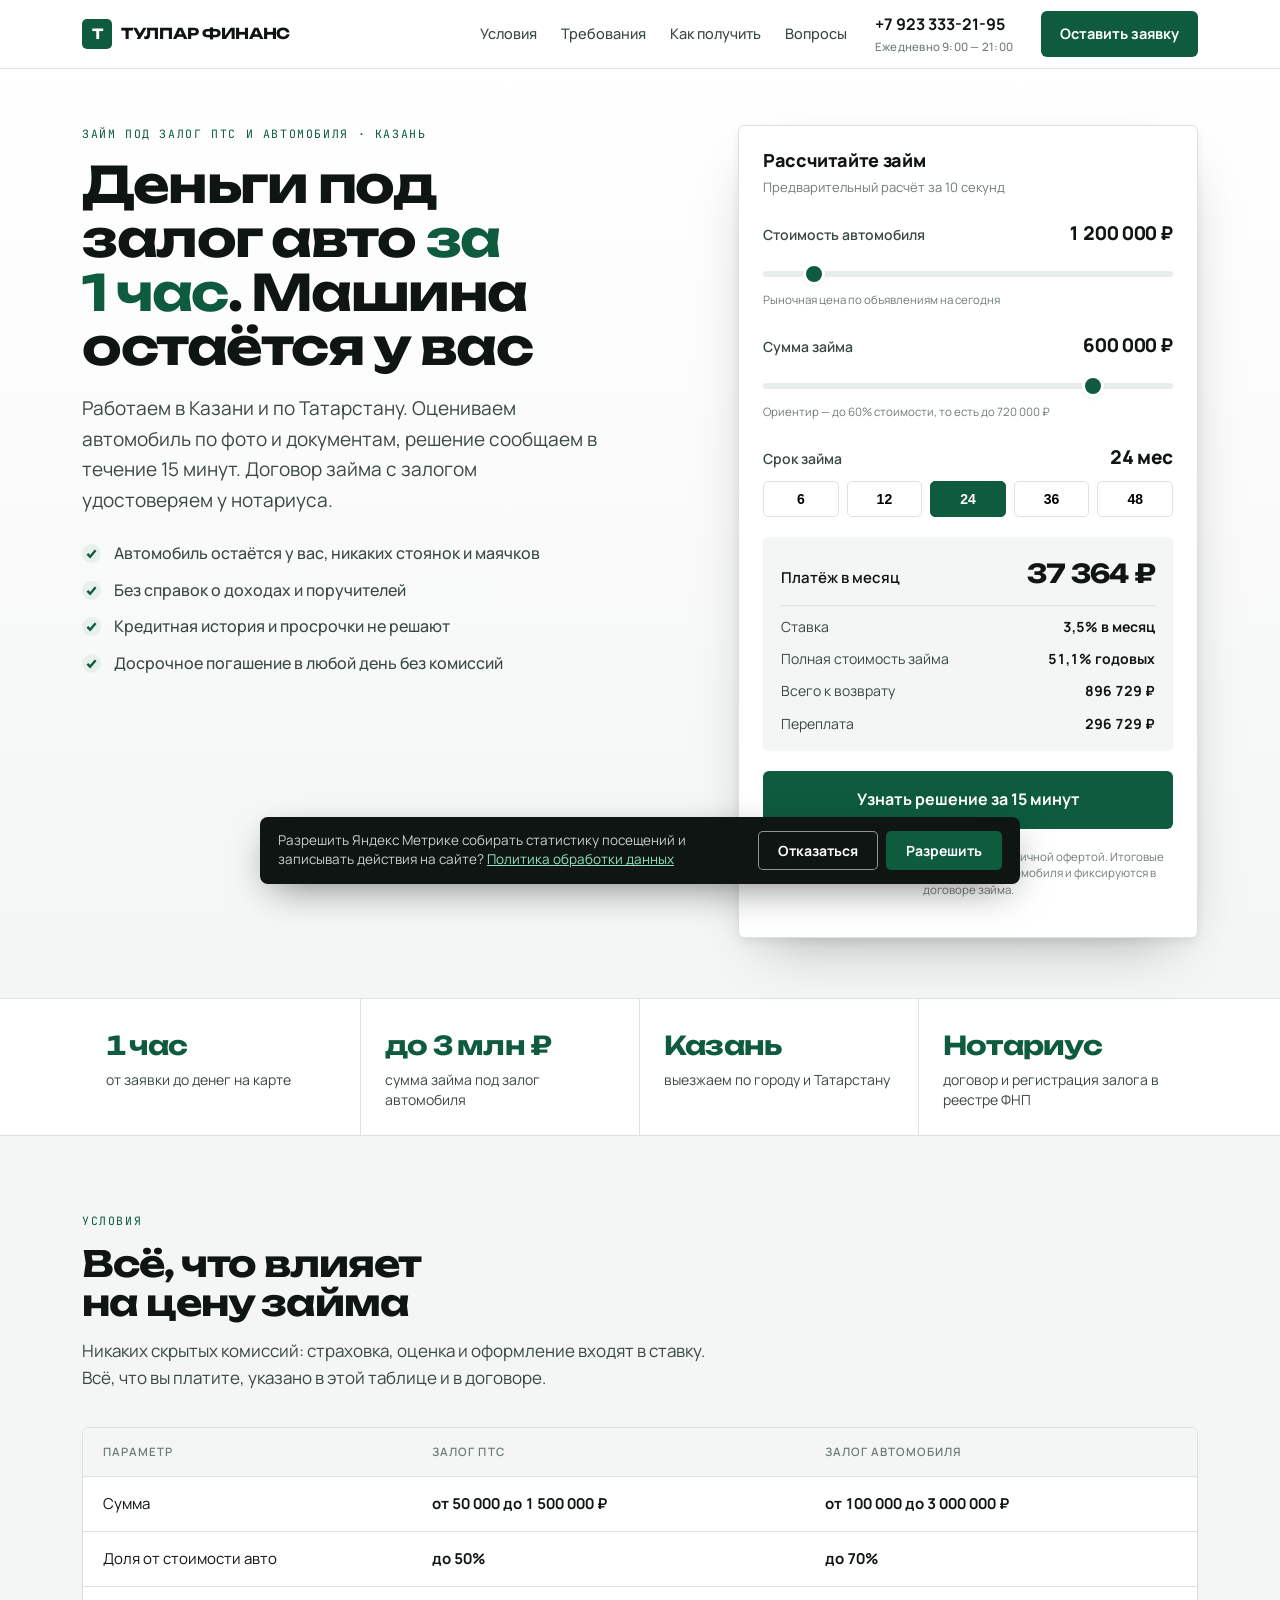
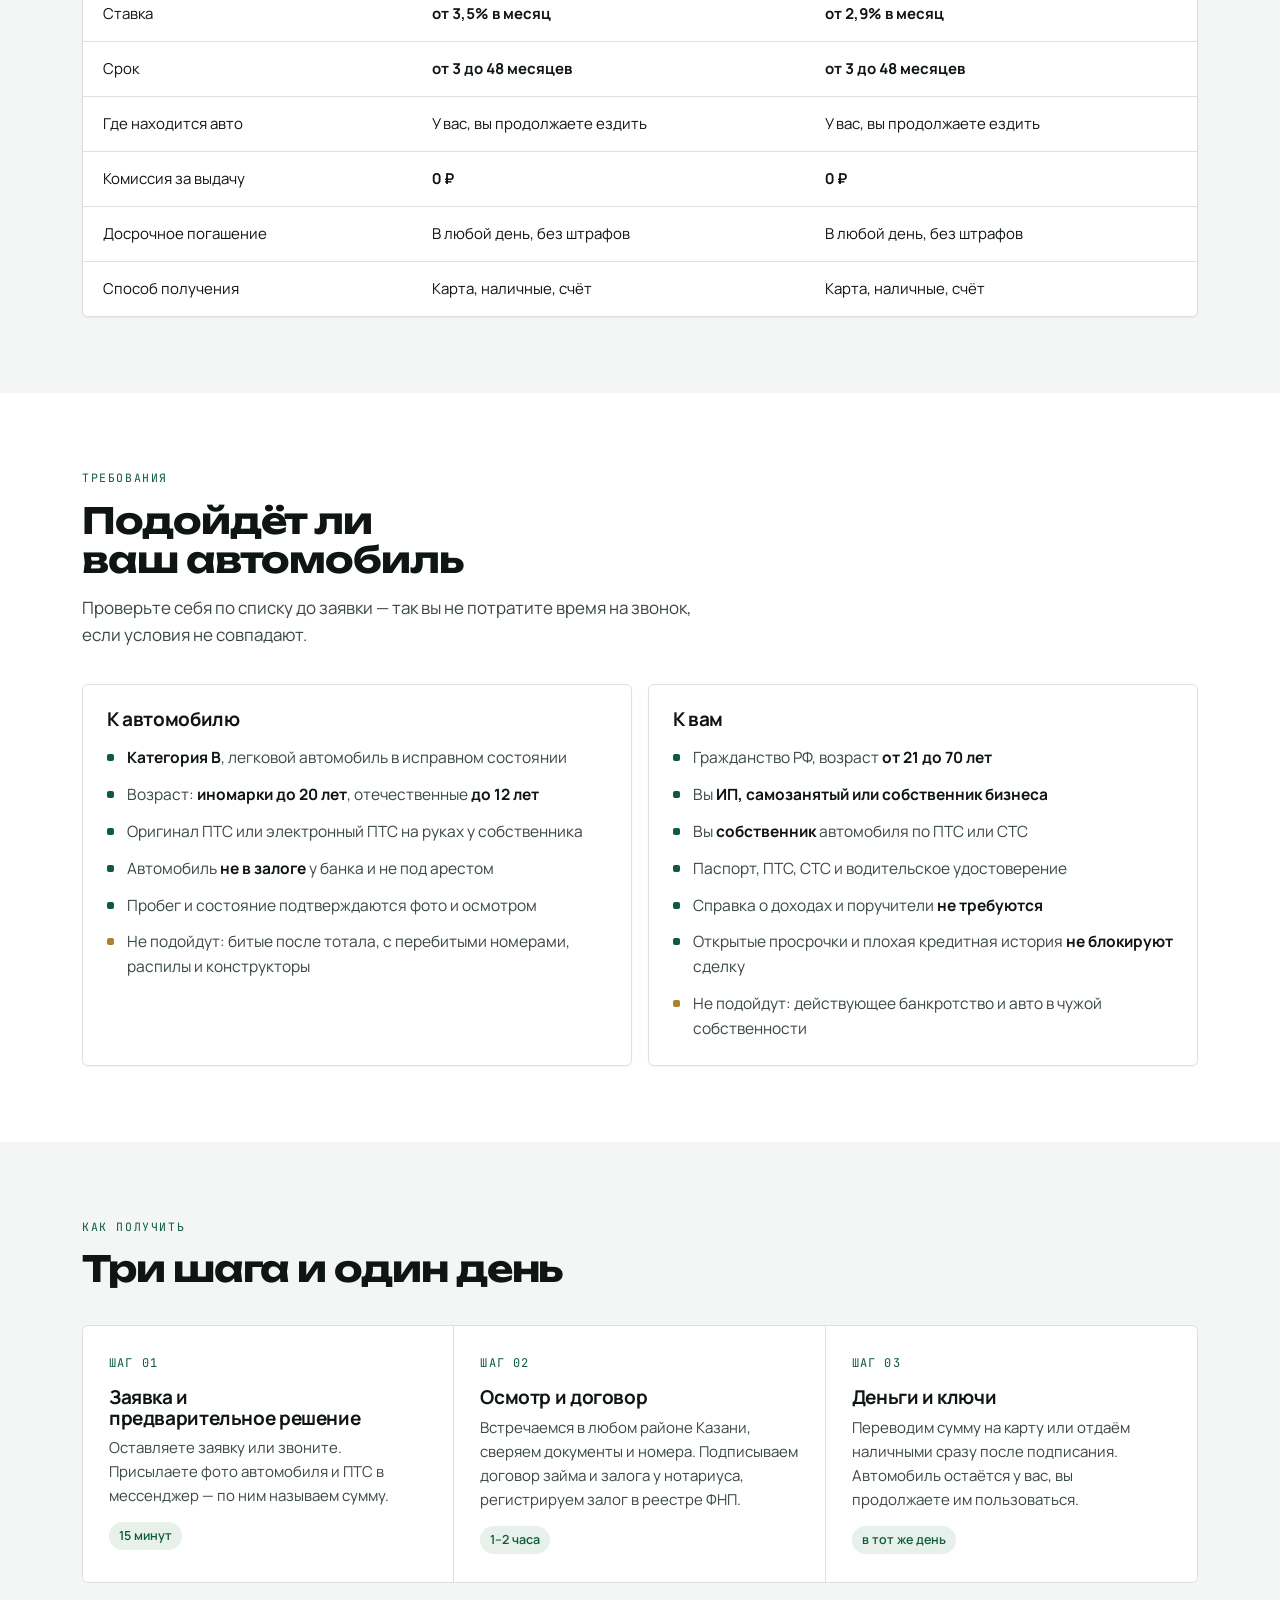
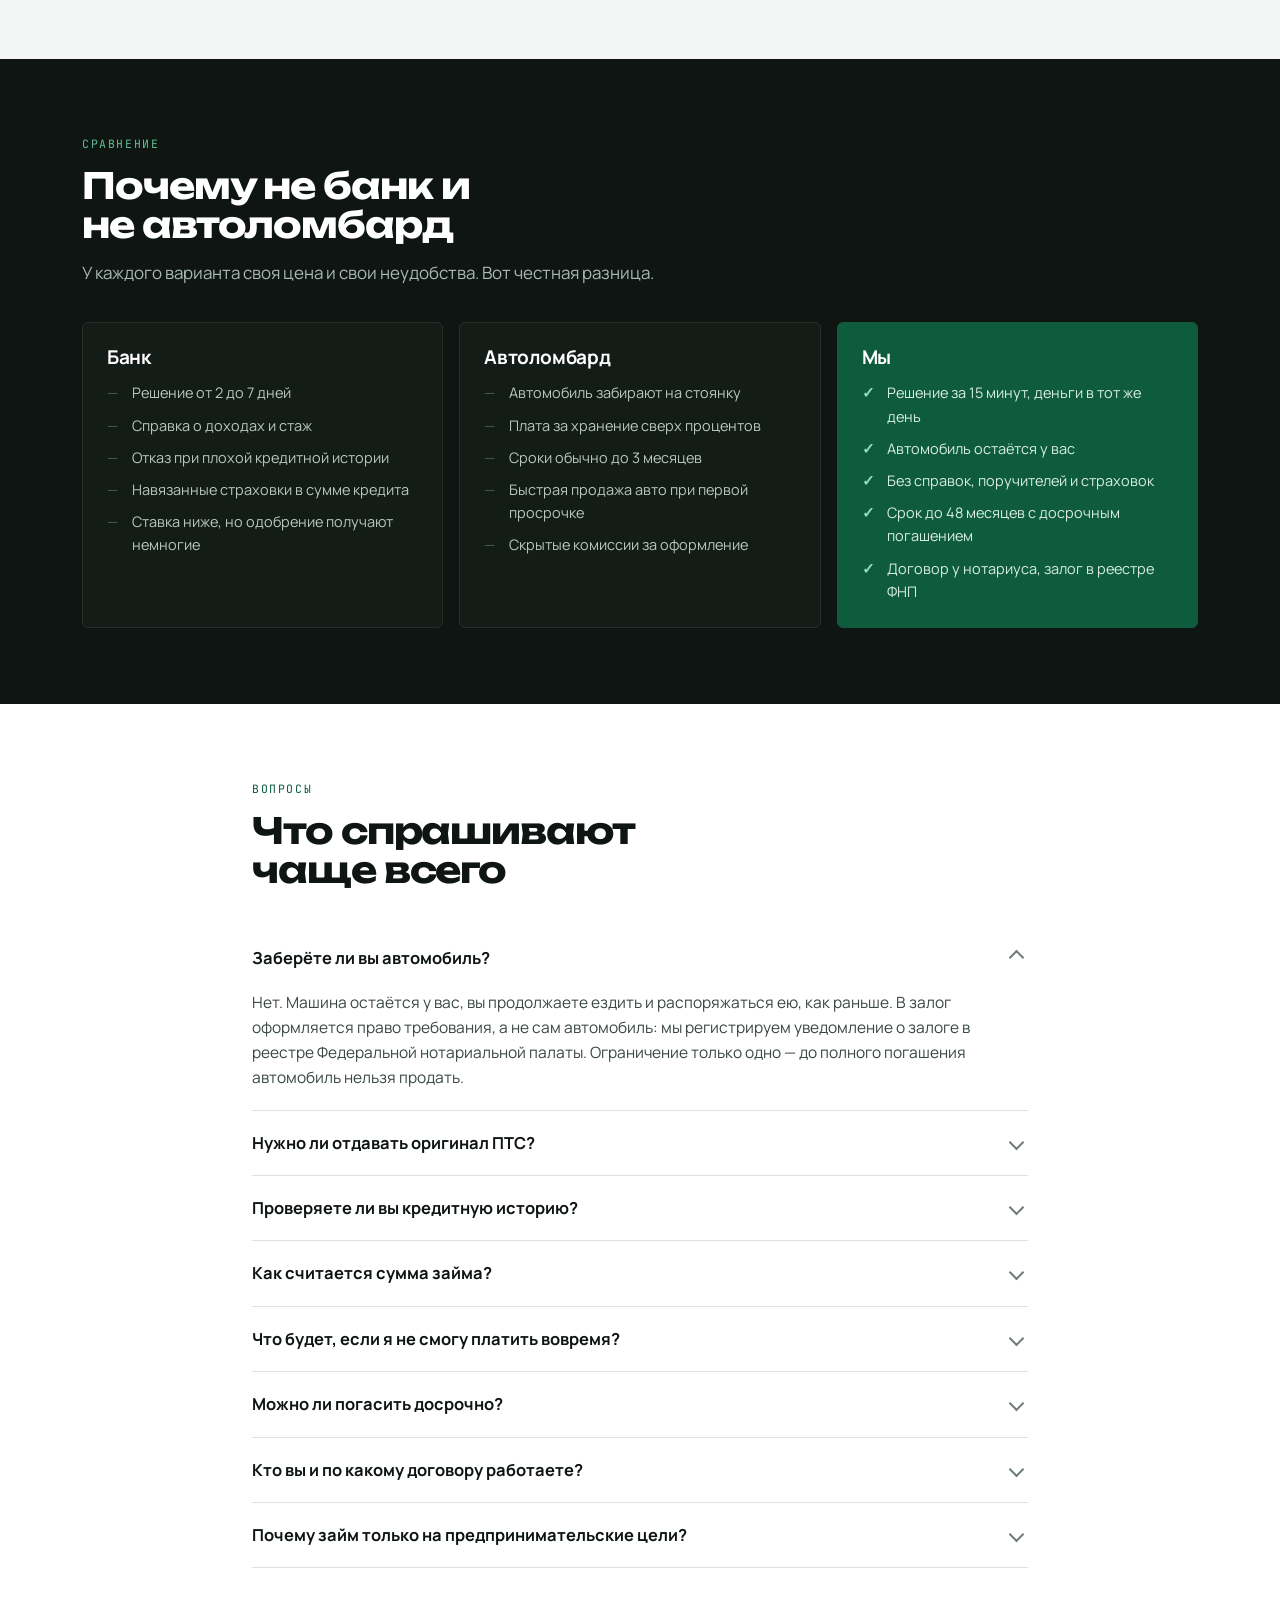
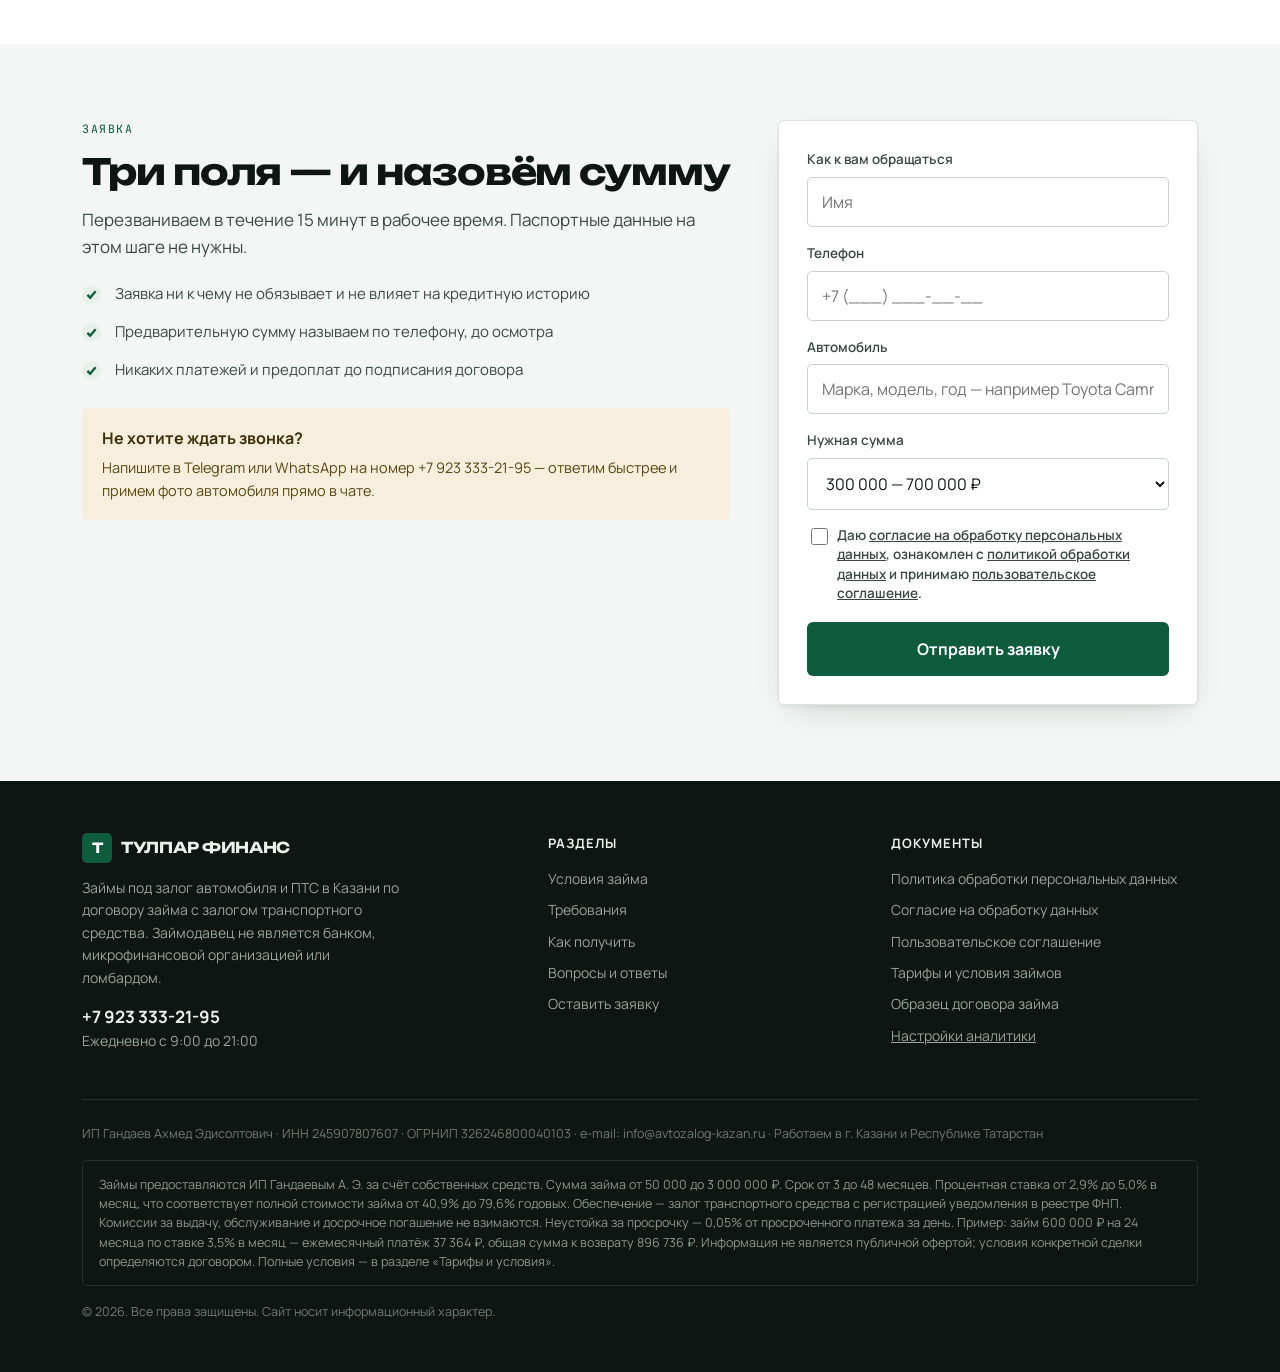
<file: index.html>
<!DOCTYPE html>
<html lang="ru">
<head>
<!-- Timeweb: эта страница публикуется из ветки production. -->
<meta charset="utf-8">
<meta name="viewport" content="width=device-width, initial-scale=1">
<title>Займ под залог авто и ПТС в Казани — деньги за 1 час | Тулпар Финанс</title>
<meta name="description" content="Займ под залог автомобиля и ПТС в Казани до 3 000 000 ₽ за 1 час. Машина остаётся у вас, без справок и поручителей, договор у нотариуса, залог в реестре ФНП.">
<meta property="og:title" content="Займ под залог авто и ПТС в Казани — деньги за 1 час">
<meta property="og:description" content="До 3 000 000 ₽ за час под залог автомобиля. Машина остаётся у вас. Договор у нотариуса, залог в реестре ФНП.">
<meta property="og:type" content="website">
<meta property="og:locale" content="ru_RU">
<meta property="og:url" content="https://avtozalog-kazan.ru/">
<link rel="canonical" href="https://avtozalog-kazan.ru/">
<link rel="icon" href="/favicon.ico" sizes="32x32">
<link rel="icon" href="/favicon.svg" type="image/svg+xml">
<link rel="apple-touch-icon" href="/apple-touch-icon.png">
<meta name="theme-color" content="#0E5B3E">
<meta property="og:site_name" content="Тулпар Финанс">
<meta property="og:image" content="https://avtozalog-kazan.ru/og.png">
<meta property="og:image:width" content="1200">
<meta property="og:image:height" content="630">
<meta property="og:image:alt" content="Займ под залог авто в Казани за 1 час">
<meta name="twitter:card" content="summary_large_image">
<link rel="preconnect" href="https://fonts.googleapis.com">
<link rel="preconnect" href="https://fonts.gstatic.com" crossorigin>
<link rel="stylesheet" href="https://fonts.googleapis.com/css2?family=Unbounded:wght@600;700&family=Manrope:wght@400;500;600;700;800&family=JetBrains+Mono:wght@400;500&display=swap">

<style>
:root{
  --white:#FFFFFF;
  --paper:#F3F6F4;
  --paper-2:#E8EDEA;
  --ink:#0E1512;
  --ink-2:#3A4842;
  --muted:#6F7C76;
  --line:#DCE3DF;
  --line-2:#C8D2CD;
  --green:#0E5B3E;
  --green-hi:#12764F;
  --green-wash:#E7F0EB;
  --brass:#A9832E;
  --brass-wash:#F6EFDD;
  --radius:6px;
  --shadow-s:0 1px 2px rgba(14,21,18,.06);
  --shadow-m:0 2px 4px rgba(14,21,18,.05),0 12px 32px -16px rgba(14,21,18,.25);
  --shadow-l:0 4px 8px rgba(14,21,18,.06),0 24px 60px -28px rgba(14,21,18,.4);
}
*{box-sizing:border-box}
html{scroll-behavior:smooth}
body{
  margin:0;background:var(--white);color:var(--ink);
  font-family:"Manrope",-apple-system,"Segoe UI",Roboto,sans-serif;
  font-size:17px;line-height:1.6;-webkit-font-smoothing:antialiased;
}
h1,h2,h3{font-family:"Unbounded","Manrope",sans-serif;font-weight:700;letter-spacing:-.03em;line-height:1.08;margin:0;text-wrap:balance}
h1{font-size:clamp(30px,4.6vw,50px)}
h2{font-size:clamp(24px,3.2vw,36px)}
h3{font-size:19px;letter-spacing:-.02em;font-family:"Manrope",sans-serif;font-weight:700}
p{margin:0 0 14px}
a{color:inherit}
img{max-width:100%}
.wrap{max-width:1160px;margin:0 auto;padding:0 22px}
.num{font-variant-numeric:tabular-nums}
.eyebrow{
  font-family:"JetBrains Mono",monospace;font-size:11.5px;letter-spacing:.14em;
  text-transform:uppercase;color:var(--green);display:block;margin-bottom:14px;
}
.btn{
  display:inline-flex;align-items:center;justify-content:center;gap:8px;
  font-family:"Manrope",sans-serif;font-weight:700;font-size:16px;
  padding:15px 26px;border-radius:var(--radius);border:1px solid transparent;
  cursor:pointer;text-decoration:none;transition:background .16s,transform .12s,border-color .16s;
}
.btn-primary{background:var(--green);color:#fff}
.btn-primary:hover{background:var(--green-hi)}
.btn-primary:active{transform:translateY(1px)}
.btn-ghost{background:transparent;color:var(--ink);border-color:var(--line-2)}
.btn-ghost:hover{border-color:var(--ink);background:var(--paper)}
.btn-sm{padding:10px 18px;font-size:14.5px}
:focus-visible{outline:2px solid var(--green);outline-offset:3px;border-radius:3px}

/* ---------- header ---------- */
header{
  position:sticky;top:0;z-index:50;background:rgba(255,255,255,.92);
  backdrop-filter:blur(10px);border-bottom:1px solid var(--line);
}
.nav{display:flex;align-items:center;gap:28px;height:68px}
.logo{display:flex;align-items:center;gap:9px;margin-right:auto;text-decoration:none}
.logo-mark{
  width:30px;height:30px;border-radius:5px;background:var(--green);
  display:grid;place-items:center;color:#fff;font-family:"Unbounded",sans-serif;
  font-size:14px;font-weight:700;
}
.logo-text{font-family:"Unbounded",sans-serif;font-size:15px;font-weight:700;letter-spacing:-.02em}
.nav-links{display:flex;gap:24px;font-size:14.5px;font-weight:500;color:var(--ink-2)}
.nav-links a{text-decoration:none}
.nav-links a:hover{color:var(--green)}
.nav-phone{font-weight:700;font-size:16px;text-decoration:none;white-space:nowrap}
.nav-phone small{display:block;font-weight:500;font-size:11.5px;color:var(--muted);letter-spacing:.02em}

/* ---------- hero ---------- */
.hero{padding:56px 0 60px;background:linear-gradient(180deg,var(--white) 0%,var(--paper) 100%)}
.hero-grid{display:grid;grid-template-columns:1fr 460px;gap:56px;align-items:start}
.hero h1{margin-bottom:20px}
.hero h1 em{font-style:normal;color:var(--green)}
.hero-lede{font-size:19px;color:var(--ink-2);max-width:520px;margin-bottom:26px}
.hero-points{list-style:none;padding:0;margin:0 0 30px;display:flex;flex-direction:column;gap:11px}
.hero-points li{display:grid;grid-template-columns:22px 1fr;gap:10px;font-size:16px;font-weight:500;color:var(--ink-2)}
.check{
  width:19px;height:19px;border-radius:50%;background:var(--green-wash);
  display:grid;place-items:center;margin-top:3px;
}
.check svg{width:11px;height:11px;stroke:var(--green);stroke-width:2.6;fill:none}
.hero-note{
  font-size:13.5px;color:var(--muted);border-left:2px solid var(--line-2);
  padding-left:14px;max-width:480px;
}

/* ---------- calculator ---------- */
.calc{
  background:var(--white);border:1px solid var(--line);border-radius:var(--radius);
  box-shadow:var(--shadow-l);overflow:hidden;
}
.calc-head{padding:20px 24px 0}
.calc-title{font-family:"Manrope",sans-serif;font-weight:800;font-size:18px;letter-spacing:-.02em}
.calc-sub{font-size:13px;color:var(--muted);margin:2px 0 0}
.calc-body{padding:20px 24px 24px;display:flex;flex-direction:column;gap:20px}
.field-top{display:flex;justify-content:space-between;align-items:baseline;margin-bottom:9px}
.field-label{font-size:14px;font-weight:600;color:var(--ink-2)}
.field-val{font-family:"Manrope",sans-serif;font-weight:800;font-size:19px;letter-spacing:-.02em}
.field-hint{font-size:11.5px;color:var(--muted);margin-top:7px;display:block}
input[type=range]{
  -webkit-appearance:none;appearance:none;width:100%;height:6px;border-radius:3px;
  background:var(--paper-2);outline:none;margin:0;cursor:pointer;
}
input[type=range]::-webkit-slider-thumb{
  -webkit-appearance:none;width:22px;height:22px;border-radius:50%;
  background:var(--green);border:3px solid #fff;box-shadow:var(--shadow-m);cursor:grab;
}
input[type=range]::-moz-range-thumb{
  width:22px;height:22px;border-radius:50%;background:var(--green);
  border:3px solid #fff;box-shadow:var(--shadow-m);cursor:grab;
}
.terms{display:flex;gap:8px}
.term{
  flex:1;padding:9px 4px;text-align:center;font-size:14px;font-weight:600;
  border:1px solid var(--line);border-radius:5px;background:var(--white);
  cursor:pointer;transition:.14s;font-variant-numeric:tabular-nums;
}
.term:hover{border-color:var(--line-2)}
.term[aria-pressed="true"]{background:var(--green);border-color:var(--green);color:#fff}
.calc-result{
  background:var(--paper);border-radius:5px;padding:16px 18px;
  display:flex;flex-direction:column;gap:10px;
}
.res-row{display:flex;justify-content:space-between;align-items:baseline;font-size:14px;color:var(--ink-2)}
.res-row b{font-weight:700;color:var(--ink);font-variant-numeric:tabular-nums}
.res-main{padding-bottom:10px;border-bottom:1px solid var(--line);font-size:15px;font-weight:600;color:var(--ink)}
.res-main b{font-family:"Unbounded",sans-serif;font-size:26px;letter-spacing:-.03em}
.calc .btn{width:100%}
.calc-legal{font-size:11.5px;line-height:1.45;color:var(--muted);text-align:center}
.calc-legal a{color:var(--muted)}

/* ---------- trust strip ---------- */
.trust{border-top:1px solid var(--line);border-bottom:1px solid var(--line);background:var(--white)}
.trust-grid{display:grid;grid-template-columns:repeat(4,1fr);}
.trust-item{padding:26px 24px;border-right:1px solid var(--line)}
.trust-item:last-child{border-right:none}
.trust-item b{
  display:block;font-family:"Unbounded",sans-serif;font-size:26px;font-weight:700;
  letter-spacing:-.03em;color:var(--green);margin-bottom:4px;font-variant-numeric:tabular-nums;
}
.trust-item span{font-size:14px;color:var(--ink-2);line-height:1.4;display:block}

/* ---------- sections ---------- */
section{padding:76px 0}
.sec-head{max-width:640px;margin-bottom:36px}
.sec-head p{font-size:17px;color:var(--ink-2);margin:14px 0 0}
.grid{display:grid;gap:16px}
.g3{grid-template-columns:repeat(3,1fr)}
.g2{grid-template-columns:repeat(2,1fr)}
.card{
  background:var(--white);border:1px solid var(--line);border-radius:var(--radius);
  padding:24px;box-shadow:var(--shadow-s);
}
.card p:last-child{margin-bottom:0}
.card p{font-size:15px;color:var(--ink-2)}

/* conditions table */
.cond{background:var(--paper)}
.table-wrap{overflow-x:auto;background:var(--white);border:1px solid var(--line);border-radius:var(--radius);box-shadow:var(--shadow-s)}
table{border-collapse:collapse;width:100%;min-width:600px;font-size:15px}
th,td{text-align:left;padding:15px 20px;border-bottom:1px solid var(--line)}
th{font-size:11.5px;letter-spacing:.09em;text-transform:uppercase;color:var(--muted);font-weight:600;background:var(--paper)}
tr:last-child td{border-bottom:none}
td b{font-weight:700;font-variant-numeric:tabular-nums}

/* requirements */
.req-list{list-style:none;padding:0;margin:0;display:flex;flex-direction:column;gap:12px;font-size:15.5px;color:var(--ink-2)}
.req-list li{position:relative;padding-left:20px}
.req-list li::before{content:"";position:absolute;left:0;top:9px;width:7px;height:7px;background:var(--green);border-radius:2px}
.req-list li.no::before{background:var(--brass)}
.req-list strong{color:var(--ink);font-weight:700}

/* steps */
.steps{display:grid;grid-template-columns:repeat(3,1fr);gap:0;border:1px solid var(--line);border-radius:var(--radius);overflow:hidden;background:var(--white)}
.step{padding:28px 26px;border-right:1px solid var(--line);position:relative}
.step:last-child{border-right:none}
.step-n{
  font-family:"JetBrains Mono",monospace;font-size:12px;color:var(--green);
  letter-spacing:.1em;margin-bottom:14px;display:block;
}
.step h3{margin-bottom:8px}
.step p{font-size:15px;color:var(--ink-2);margin:0}
.step-time{
  display:inline-block;margin-top:14px;font-size:12.5px;font-weight:600;
  background:var(--green-wash);color:var(--green);padding:4px 10px;border-radius:99px;
}

/* comparison */
.compare{background:var(--ink);color:#EAF0EC}
.compare h2{color:#fff}
.compare .sec-head p{color:#A9B8B1}
.compare .eyebrow{color:#5FBF92}
.cmp-grid{display:grid;grid-template-columns:repeat(3,1fr);gap:16px}
.cmp{border:1px solid #253029;border-radius:var(--radius);padding:24px;background:#141C18}
.cmp.us{background:var(--green);border-color:var(--green)}
.cmp h3{margin-bottom:14px;color:#fff}
.cmp ul{list-style:none;padding:0;margin:0;display:flex;flex-direction:column;gap:9px;font-size:14.5px;color:#B9C7C0}
.cmp.us ul{color:#D8EDE3}
.cmp li{display:grid;grid-template-columns:16px 1fr;gap:9px}
.cmp li::before{content:"—";color:#4A5A52}
.cmp.us li::before{content:"✓";color:#8FE3BC;font-weight:700}

/* faq */
details{border-bottom:1px solid var(--line);padding:0}
details summary{
  cursor:pointer;list-style:none;padding:19px 40px 19px 0;position:relative;
  font-weight:700;font-size:16.5px;
}
details summary::-webkit-details-marker{display:none}
details summary::after{
  content:"";position:absolute;right:6px;top:26px;width:9px;height:9px;
  border-right:2px solid var(--muted);border-bottom:2px solid var(--muted);
  transform:rotate(45deg);transition:transform .2s;
}
details[open] summary::after{transform:rotate(-135deg)}
details .answer{padding:0 40px 20px 0;font-size:15.5px;color:var(--ink-2)}
details .answer p:last-child{margin-bottom:0}

/* form */
.apply{background:var(--paper)}
.form-grid{display:grid;grid-template-columns:1fr 420px;gap:48px;align-items:start}
.form-card{background:var(--white);border:1px solid var(--line);border-radius:var(--radius);padding:28px;box-shadow:var(--shadow-m)}
.form-card .row{display:flex;flex-direction:column;gap:6px;margin-bottom:16px}
.form-card label{font-size:13.5px;font-weight:600;color:var(--ink-2)}
.form-card input[type=text],.form-card input[type=tel],.form-card select{
  font-family:"Manrope",sans-serif;font-size:16px;padding:13px 14px;
  border:1px solid var(--line-2);border-radius:5px;background:var(--white);color:var(--ink);width:100%;
}
.form-card input:focus,.form-card select:focus{border-color:var(--green);outline:none;box-shadow:0 0 0 3px var(--green-wash)}
.consent{display:grid;grid-template-columns:20px 1fr;gap:10px;align-items:start;font-size:12.5px;color:var(--muted);line-height:1.45;margin:4px 0 18px}
.consent input{width:17px;height:17px;margin-top:2px;accent-color:var(--green)}
.consent a{color:var(--ink-2)}
.form-card .btn{width:100%}
.form-status{font-size:14px;font-weight:600;color:var(--green);margin-top:14px;display:none}
.form-side ul{list-style:none;padding:0;margin:22px 0 0;display:flex;flex-direction:column;gap:14px}
.form-side li{display:grid;grid-template-columns:22px 1fr;gap:11px;font-size:15px;color:var(--ink-2)}
.callback{
  margin-top:26px;padding:18px 20px;background:var(--brass-wash);
  border-radius:var(--radius);font-size:14.5px;color:#5C4611;
}
.callback b{display:block;font-size:16px;color:#3F3009;margin-bottom:4px}

/* footer */
footer{background:var(--ink);color:#96A59D;padding:52px 0 40px;font-size:14px}
.foot-grid{display:grid;grid-template-columns:1.4fr 1fr 1fr;gap:36px;padding-bottom:32px;border-bottom:1px solid #253029}
footer h4{font-family:"Manrope",sans-serif;font-size:13px;text-transform:uppercase;letter-spacing:.08em;color:#EAF0EC;margin:0 0 14px;font-weight:700}
footer a{color:#96A59D;text-decoration:none}
footer a:hover{color:#fff}
.foot-links{display:flex;flex-direction:column;gap:9px}
.foot-legal{padding-top:24px;font-size:12.5px;line-height:1.6;color:#6E7D76}
.foot-legal p{margin:0 0 10px}
.psk{
  margin-top:16px;padding:14px 16px;border:1px solid #253029;border-radius:5px;
  font-size:12.5px;color:#8A998F;line-height:1.55;
}

/* cookie notice */
.cookie{
  position:fixed;left:16px;right:16px;bottom:16px;z-index:70;display:none;
  gap:16px;align-items:center;background:var(--ink);color:#C7D2CC;
  padding:14px 18px;border-radius:8px;font-size:13.5px;line-height:1.45;
  box-shadow:0 12px 40px -12px rgba(14,21,18,.6);max-width:760px;margin:0 auto;
}
.cookie.show{display:flex}
.cookie-actions{display:flex;gap:8px}
.cookie-settings{
  border:0;background:none;color:inherit;font:inherit;text-align:left;
  padding:0;cursor:pointer;text-decoration:underline;
}
.cookie-settings:hover{color:#fff}
.cookie-settings:focus-visible,.cookie button:focus-visible{outline-color:#fff}
.cookie a{color:#8FE3BC}
.cookie button{
  flex-shrink:0;background:var(--green);color:#fff;border:none;border-radius:5px;
  padding:10px 20px;font-family:"Manrope",sans-serif;font-weight:700;font-size:14px;cursor:pointer;
}
.cookie button:hover{background:var(--green-hi)}
.cookie #cookieReject{background:transparent;box-shadow:inset 0 0 0 1px #8b9891}
.cookie #cookieReject:hover{background:#ffffff14}

/* mobile sticky bar */
.mobile-bar{
  position:fixed;left:0;right:0;bottom:0;z-index:60;display:none;
  gap:10px;padding:10px 14px calc(10px + env(safe-area-inset-bottom));
  background:rgba(255,255,255,.96);backdrop-filter:blur(10px);border-top:1px solid var(--line);
}
.mobile-bar .btn{flex:1;padding:14px 10px;font-size:15px}

/* reveal */
.rv{opacity:0;transform:translateY(14px);transition:opacity .5s ease,transform .5s ease}
.rv.in{opacity:1;transform:none}
@media (prefers-reduced-motion:reduce){
  .rv{opacity:1;transform:none;transition:none}
  html{scroll-behavior:auto}
}

@media (max-width:1000px){
  .hero-grid{grid-template-columns:1fr;gap:36px}
  .calc{max-width:520px}
  .form-grid{grid-template-columns:1fr;gap:32px}
  .trust-grid{grid-template-columns:repeat(2,1fr)}
  .trust-item:nth-child(2){border-right:none}
  .trust-item:nth-child(-n+2){border-bottom:1px solid var(--line)}
  .g3,.cmp-grid,.steps{grid-template-columns:1fr}
  .step{border-right:none;border-bottom:1px solid var(--line)}
  .step:last-child{border-bottom:none}
  .foot-grid{grid-template-columns:1fr;gap:26px}
}
@media (max-width:760px){
  body{font-size:16px;padding-bottom:74px}
  .nav-links{display:none}
  .nav .btn{display:none}
  section{padding:52px 0}
  .hero{padding:36px 0 44px}
  .g2{grid-template-columns:1fr}
  .mobile-bar{display:flex}
  .cookie{flex-direction:column;align-items:flex-start;gap:12px;bottom:88px;font-size:13px}
  .cookie-actions{width:100%}
  .cookie-actions button{flex:1;padding:10px 8px}
  .nav-phone small{display:none}
  .res-main b{font-size:21px}
  .res-row{font-size:13.5px;gap:12px}
  .res-row b{white-space:nowrap}
  .res-main{font-size:14px}
  .field-val{font-size:17px}
  .calc-body{padding:18px 18px 22px}
}
</style>
</head>
<body>

<header>
  <div class="wrap nav">
    <a class="logo" href="#top">
      <span class="logo-mark">Т</span>
      <span class="logo-text">ТУЛПАР ФИНАНС</span>
    </a>
    <nav class="nav-links">
      <a href="#conditions">Условия</a>
      <a href="#requirements">Требования</a>
      <a href="#how">Как получить</a>
      <a href="#faq">Вопросы</a>
    </nav>
    <a class="nav-phone" href="tel:+79233332195">
      +7 923 333-21-95
      <small>Ежедневно 9:00 — 21:00</small>
    </a>
    <a class="btn btn-primary btn-sm" href="#apply">Оставить заявку</a>
  </div>
</header>

<main id="top">

<!-- ================= HERO + CALC ================= -->
<div class="hero">
  <div class="wrap hero-grid">
    <div>
      <span class="eyebrow">Займ под залог ПТС и автомобиля · Казань</span>
      <h1>Деньги под залог авто <em>за 1 час</em>. Машина остаётся у вас</h1>
      <p class="hero-lede">Работаем в Казани и по Татарстану. Оцениваем автомобиль по фото и документам, решение сообщаем в течение 15 минут. Договор займа с залогом удостоверяем у нотариуса.</p>
      <ul class="hero-points">
        <li><span class="check"><svg viewBox="0 0 12 12"><path d="M1.5 6.5 4.5 9.5 10.5 2.5"/></svg></span> Автомобиль остаётся у вас, никаких стоянок и маячков</li>
        <li><span class="check"><svg viewBox="0 0 12 12"><path d="M1.5 6.5 4.5 9.5 10.5 2.5"/></svg></span> Без справок о доходах и поручителей</li>
        <li><span class="check"><svg viewBox="0 0 12 12"><path d="M1.5 6.5 4.5 9.5 10.5 2.5"/></svg></span> Кредитная история и просрочки не решают</li>
        <li><span class="check"><svg viewBox="0 0 12 12"><path d="M1.5 6.5 4.5 9.5 10.5 2.5"/></svg></span> Досрочное погашение в любой день без комиссий</li>
      </ul>
    </div>

    <!-- CALCULATOR -->
    <div class="calc" id="calc">
      <div class="calc-head">
        <div class="calc-title">Рассчитайте займ</div>
        <p class="calc-sub">Предварительный расчёт за 10 секунд</p>
      </div>
      <div class="calc-body">
        <div>
          <div class="field-top">
            <span class="field-label">Стоимость автомобиля</span>
            <span class="field-val num" id="carVal">1 200 000 ₽</span>
          </div>
          <input type="range" id="car" min="200000" max="10000000" step="50000" value="1200000"
                 aria-label="Стоимость автомобиля">
          <span class="field-hint">Рыночная цена по объявлениям на сегодня</span>
        </div>

        <div>
          <div class="field-top">
            <span class="field-label">Сумма займа</span>
            <span class="field-val num" id="sumVal">600 000 ₽</span>
          </div>
          <input type="range" id="sum" min="50000" max="720000" step="10000" value="600000"
                 aria-label="Сумма займа">
          <span class="field-hint" id="ltvHint">Ориентир — до 60% стоимости, то есть до 720 000 ₽</span>
        </div>

        <div>
          <div class="field-top">
            <span class="field-label">Срок займа</span>
            <span class="field-val num" id="termVal">24 мес</span>
          </div>
          <div class="terms" id="terms" role="group" aria-label="Срок займа">
            <button class="term" type="button" data-t="6" aria-pressed="false">6</button>
            <button class="term" type="button" data-t="12" aria-pressed="false">12</button>
            <button class="term" type="button" data-t="24" aria-pressed="true">24</button>
            <button class="term" type="button" data-t="36" aria-pressed="false">36</button>
            <button class="term" type="button" data-t="48" aria-pressed="false">48</button>
          </div>
        </div>

        <div class="calc-result">
          <div class="res-row res-main">
            <span>Платёж в месяц</span>
            <b class="num" id="payVal">— ₽</b>
          </div>
          <div class="res-row"><span>Ставка</span><b class="num" id="rateVal">— % в месяц</b></div>
          <div class="res-row"><span>Полная стоимость займа</span><b class="num" id="pskVal">— % годовых</b></div>
          <div class="res-row"><span>Всего к возврату</span><b class="num" id="totalVal">— ₽</b></div>
          <div class="res-row"><span>Переплата</span><b class="num" id="overVal">— ₽</b></div>
        </div>

        <a class="btn btn-primary" href="#apply">Узнать решение за 15 минут</a>
        <p class="calc-legal">Расчёт предварительный и не является публичной офертой. Итоговые условия определяются после осмотра автомобиля и фиксируются в договоре займа.</p>
      </div>
    </div>
  </div>
</div>

<!-- ================= TRUST ================= -->
<div class="trust">
  <div class="wrap">
    <div class="trust-grid">
      <div class="trust-item"><b>1 час</b><span>от заявки до денег на карте</span></div>
      <div class="trust-item"><b>до 3 млн ₽</b><span>сумма займа под залог автомобиля</span></div>
      <div class="trust-item"><b>Казань</b><span>выезжаем по городу и Татарстану</span></div>
      <div class="trust-item"><b>Нотариус</b><span>договор и регистрация залога в реестре ФНП</span></div>
    </div>
  </div>
</div>

<!-- ================= CONDITIONS ================= -->
<section class="cond" id="conditions">
  <div class="wrap">
    <div class="sec-head rv">
      <span class="eyebrow">Условия</span>
      <h2>Всё, что влияет на цену займа</h2>
      <p>Никаких скрытых комиссий: страховка, оценка и оформление входят в ставку. Всё, что вы платите, указано в этой таблице и в договоре.</p>
    </div>
    <div class="table-wrap rv">
      <table>
        <thead>
          <tr><th>Параметр</th><th>Залог ПТС</th><th>Залог автомобиля</th></tr>
        </thead>
        <tbody>
          <tr><td>Сумма</td><td><b>от 50 000 до 1 500 000 ₽</b></td><td><b>от 100 000 до 3 000 000 ₽</b></td></tr>
          <tr><td>Доля от стоимости авто</td><td><b>до 50%</b></td><td><b>до 70%</b></td></tr>
          <tr><td>Ставка</td><td><b>от 3,5% в месяц</b></td><td><b>от 2,9% в месяц</b></td></tr>
          <tr><td>Срок</td><td><b>от 3 до 48 месяцев</b></td><td><b>от 3 до 48 месяцев</b></td></tr>
          <tr><td>Где находится авто</td><td>У вас, вы продолжаете ездить</td><td>У вас, вы продолжаете ездить</td></tr>
          <tr><td>Комиссия за выдачу</td><td><b>0 ₽</b></td><td><b>0 ₽</b></td></tr>
          <tr><td>Досрочное погашение</td><td>В любой день, без штрафов</td><td>В любой день, без штрафов</td></tr>
          <tr><td>Способ получения</td><td>Карта, наличные, счёт</td><td>Карта, наличные, счёт</td></tr>
        </tbody>
      </table>
    </div>
  </div>
</section>

<!-- ================= REQUIREMENTS ================= -->
<section id="requirements">
  <div class="wrap">
    <div class="sec-head rv">
      <span class="eyebrow">Требования</span>
      <h2>Подойдёт ли ваш автомобиль</h2>
      <p>Проверьте себя по списку до заявки — так вы не потратите время на звонок, если условия не совпадают.</p>
    </div>
    <div class="grid g2">
      <div class="card rv">
        <h3 style="margin-bottom:16px">К автомобилю</h3>
        <ul class="req-list">
          <li><strong>Категория B</strong>, легковой автомобиль в исправном состоянии</li>
          <li>Возраст: <strong>иномарки до 20 лет</strong>, отечественные <strong>до 12 лет</strong></li>
          <li>Оригинал ПТС или электронный ПТС на руках у собственника</li>
          <li>Автомобиль <strong>не в залоге</strong> у банка и не под арестом</li>
          <li>Пробег и состояние подтверждаются фото и осмотром</li>
          <li class="no">Не подойдут: битые после тотала, с перебитыми номерами, распилы и конструкторы</li>
        </ul>
      </div>
      <div class="card rv">
        <h3 style="margin-bottom:16px">К вам</h3>
        <ul class="req-list">
          <li>Гражданство РФ, возраст <strong>от 21 до 70 лет</strong></li>
          <li>Вы <strong>ИП, самозанятый или собственник бизнеса</strong></li>
          <li>Вы <strong>собственник</strong> автомобиля по ПТС или СТС</li>
          <li>Паспорт, ПТС, СТС и водительское удостоверение</li>
          <li>Справка о доходах и поручители <strong>не требуются</strong></li>
          <li>Открытые просрочки и плохая кредитная история <strong>не блокируют</strong> сделку</li>
          <li class="no">Не подойдут: действующее банкротство и авто в чужой собственности</li>
        </ul>
      </div>
    </div>
  </div>
</section>

<!-- ================= HOW ================= -->
<section id="how" style="background:var(--paper)">
  <div class="wrap">
    <div class="sec-head rv">
      <span class="eyebrow">Как получить</span>
      <h2>Три шага и один день</h2>
    </div>
    <div class="steps rv">
      <div class="step">
        <span class="step-n">ШАГ 01</span>
        <h3>Заявка и предварительное решение</h3>
        <p>Оставляете заявку или звоните. Присылаете фото автомобиля и ПТС в мессенджер — по ним называем сумму.</p>
        <span class="step-time">15 минут</span>
      </div>
      <div class="step">
        <span class="step-n">ШАГ 02</span>
        <h3>Осмотр и договор</h3>
        <p>Встречаемся в любом районе Казани, сверяем документы и номера. Подписываем договор займа и залога у нотариуса, регистрируем залог в реестре ФНП.</p>
        <span class="step-time">1–2 часа</span>
      </div>
      <div class="step">
        <span class="step-n">ШАГ 03</span>
        <h3>Деньги и ключи</h3>
        <p>Переводим сумму на карту или отдаём наличными сразу после подписания. Автомобиль остаётся у вас, вы продолжаете им пользоваться.</p>
        <span class="step-time">в тот же день</span>
      </div>
    </div>
  </div>
</section>

<!-- ================= COMPARE ================= -->
<section class="compare">
  <div class="wrap">
    <div class="sec-head rv">
      <span class="eyebrow">Сравнение</span>
      <h2>Почему не банк и не автоломбард</h2>
      <p>У каждого варианта своя цена и свои неудобства. Вот честная разница.</p>
    </div>
    <div class="cmp-grid">
      <div class="cmp rv">
        <h3>Банк</h3>
        <ul>
          <li>Решение от 2 до 7 дней</li>
          <li>Справка о доходах и стаж</li>
          <li>Отказ при плохой кредитной истории</li>
          <li>Навязанные страховки в сумме кредита</li>
          <li>Ставка ниже, но одобрение получают немногие</li>
        </ul>
      </div>
      <div class="cmp rv">
        <h3>Автоломбард</h3>
        <ul>
          <li>Автомобиль забирают на стоянку</li>
          <li>Плата за хранение сверх процентов</li>
          <li>Сроки обычно до 3 месяцев</li>
          <li>Быстрая продажа авто при первой просрочке</li>
          <li>Скрытые комиссии за оформление</li>
        </ul>
      </div>
      <div class="cmp us rv">
        <h3>Мы</h3>
        <ul>
          <li>Решение за 15 минут, деньги в тот же день</li>
          <li>Автомобиль остаётся у вас</li>
          <li>Без справок, поручителей и страховок</li>
          <li>Срок до 48 месяцев с досрочным погашением</li>
          <li>Договор у нотариуса, залог в реестре ФНП</li>
        </ul>
      </div>
    </div>
  </div>
</section>

<!-- ================= FAQ ================= -->
<section id="faq">
  <div class="wrap" style="max-width:820px">
    <div class="sec-head rv">
      <span class="eyebrow">Вопросы</span>
      <h2>Что спрашивают чаще всего</h2>
    </div>
    <div class="rv">
      <details open>
        <summary>Заберёте ли вы автомобиль?</summary>
        <div class="answer"><p>Нет. Машина остаётся у вас, вы продолжаете ездить и распоряжаться ею, как раньше. В залог оформляется право требования, а не сам автомобиль: мы регистрируем уведомление о залоге в реестре Федеральной нотариальной палаты. Ограничение только одно — до полного погашения автомобиль нельзя продать.</p></div>
      </details>
      <details>
        <summary>Нужно ли отдавать оригинал ПТС?</summary>
        <div class="answer"><p>При займе под залог автомобиля ПТС остаётся у вас. При отдельном продукте «займ под залог ПТС» оригинал документа хранится у нас до погашения — это снижает ставку, но не мешает пользоваться машиной. Для электронного ПТС оригинал передавать не нужно вовсе.</p></div>
      </details>
      <details>
        <summary>Проверяете ли вы кредитную историю?</summary>
        <div class="answer"><p>Смотрим, но решение принимает не история, а автомобиль. Действующие просрочки, отказы банков и закрытое банкротство не мешают получить займ. Отказываем только при текущей процедуре банкротства и при обременениях на самой машине.</p></div>
      </details>
      <details>
        <summary>Как считается сумма займа?</summary>
        <div class="answer"><p>От рыночной стоимости автомобиля: до 70% при залоге авто и до 50% при залоге ПТС. Стоимость определяем по объявлениям на аналогичные машины с поправкой на пробег, состояние и ликвидность модели. Итоговую сумму называем после осмотра.</p></div>
      </details>
      <details>
        <summary>Что будет, если я не смогу платить вовремя?</summary>
        <div class="answer"><p>Позвоните до даты платежа — мы отсрочим платёж или пересоберём график. Изъятие и продажа автомобиля — крайняя мера, к которой мы переходим только через суд и только при полном отказе от общения. Все условия по просрочке прописаны в договоре, скрытых штрафов нет.</p></div>
      </details>
      <details>
        <summary>Можно ли погасить досрочно?</summary>
        <div class="answer"><p>Да, в любой день и без комиссий. Проценты пересчитываются на фактическое количество дней пользования деньгами, переплата уменьшается. После погашения снимаем залог из реестра ФНП в течение трёх рабочих дней.</p></div>
      </details>
      <details>
        <summary>Кто вы и по какому договору работаете?</summary>
        <div class="answer"><p>Займы выдаёт ИП Гандаев Ахмед Эдисолтович, ИНН 245907807607, за счёт собственных средств. Мы не банк, не микрофинансовая организация и не ломбард. Сделка оформляется договором займа с залогом транспортного средства по Гражданскому кодексу, удостоверяется нотариусом, залог вносится в открытый реестр ФНП. <a href="dogovor.html">Образец договора</a> выложен на сайте — прочитайте его до заявки.</p></div>
      </details>
      <details>
        <summary>Почему займ только на предпринимательские цели?</summary>
        <div class="answer"><p>Потребительские займы вправе выдавать только банки, МФО, ломбарды и кредитные кооперативы — это требование 353-ФЗ. Мы работаем как частный инвестор в статусе ИП и финансируем предпринимательские нужды: пополнение оборотных средств, закупку товара, кассовый разрыв. Поэтому заёмщик должен быть ИП, самозанятым или собственником бизнеса, а цель займа указывается в договоре.</p></div>
      </details>
    </div>
  </div>
</section>

<!-- ================= APPLY ================= -->
<section class="apply" id="apply">
  <div class="wrap">
    <div class="form-grid">
      <div class="form-side rv">
        <span class="eyebrow">Заявка</span>
        <h2>Три поля — и назовём сумму</h2>
        <p style="font-size:17px;color:var(--ink-2);margin-top:14px">Перезваниваем в течение 15 минут в рабочее время. Паспортные данные на этом шаге не нужны.</p>
        <ul>
          <li><span class="check"><svg viewBox="0 0 12 12"><path d="M1.5 6.5 4.5 9.5 10.5 2.5"/></svg></span> Заявка ни к чему не обязывает и не влияет на кредитную историю</li>
          <li><span class="check"><svg viewBox="0 0 12 12"><path d="M1.5 6.5 4.5 9.5 10.5 2.5"/></svg></span> Предварительную сумму называем по телефону, до осмотра</li>
          <li><span class="check"><svg viewBox="0 0 12 12"><path d="M1.5 6.5 4.5 9.5 10.5 2.5"/></svg></span> Никаких платежей и предоплат до подписания договора</li>
        </ul>
        <div class="callback">
          <b>Не хотите ждать звонка?</b>
          Напишите в Telegram или WhatsApp на номер +7 923 333-21-95 — ответим быстрее и примем фото автомобиля прямо в чате.
        </div>
      </div>

      <form class="form-card rv ym-hide-content" id="leadForm" novalidate>
        <div class="row">
          <label for="fname">Как к вам обращаться</label>
          <input class="ym-disable-keys" type="text" id="fname" name="name" placeholder="Имя" autocomplete="given-name" required>
        </div>
        <div class="row">
          <label for="fphone">Телефон</label>
          <input class="ym-disable-keys" type="tel" id="fphone" name="phone" placeholder="+7 (___) ___-__-__" autocomplete="tel" required>
        </div>
        <div class="row">
          <label for="fcar">Автомобиль</label>
          <input class="ym-disable-keys" type="text" id="fcar" name="car" placeholder="Марка, модель, год — например Toyota Camry 2018">
        </div>
        <div class="row">
          <label for="fsum">Нужная сумма</label>
          <select id="fsum" name="amount">
            <option>до 300 000 ₽</option>
            <option selected>300 000 — 700 000 ₽</option>
            <option>700 000 — 1 500 000 ₽</option>
            <option>свыше 1 500 000 ₽</option>
          </select>
        </div>
        <input type="text" name="company" tabindex="-1" autocomplete="off" aria-hidden="true"
               style="position:absolute;left:-9999px;opacity:0;height:0;width:0">
        <label class="consent">
          <input type="checkbox" id="fconsent" name="consent" value="1" required>
          <span>Даю <a href="consent.html" target="_blank" rel="noopener">согласие на обработку персональных данных</a>, ознакомлен с <a href="privacy.html" target="_blank" rel="noopener">политикой обработки данных</a> и принимаю <a href="terms.html" target="_blank" rel="noopener">пользовательское соглашение</a>.</span>
        </label>
        <button class="btn btn-primary" type="submit">Отправить заявку</button>
        <p class="form-status" id="formStatus" role="status">Заявка отправлена. Перезвоним в течение 15 минут в рабочее время.</p>
      </form>
    </div>
  </div>
</section>

</main>

<footer>
  <div class="wrap">
    <div class="foot-grid">
      <div>
        <a class="logo" href="#top" style="margin-bottom:14px">
          <span class="logo-mark">Т</span>
          <span class="logo-text" style="color:#EAF0EC">ТУЛПАР ФИНАНС</span>
        </a>
        <p style="max-width:320px;margin-top:12px">Займы под залог автомобиля и ПТС в Казани по договору займа с залогом транспортного средства. Займодавец не является банком, микрофинансовой организацией или ломбардом.</p>
        <p style="margin-top:14px"><a href="tel:+79233332195" style="color:#EAF0EC;font-weight:700;font-size:17px">+7 923 333-21-95</a><br>Ежедневно с 9:00 до 21:00</p>
      </div>
      <div>
        <h4>Разделы</h4>
        <div class="foot-links">
          <a href="#conditions">Условия займа</a>
          <a href="#requirements">Требования</a>
          <a href="#how">Как получить</a>
          <a href="#faq">Вопросы и ответы</a>
          <a href="#apply">Оставить заявку</a>
        </div>
      </div>
      <div>
        <h4>Документы</h4>
        <div class="foot-links">
          <a href="privacy.html">Политика обработки персональных данных</a>
          <a href="consent.html">Согласие на обработку данных</a>
          <a href="terms.html">Пользовательское соглашение</a>
          <a href="tariffs.html">Тарифы и условия займов</a>
          <a href="dogovor.html">Образец договора займа</a>
          <button type="button" class="cookie-settings" id="cookieSettings" aria-controls="cookieBar" aria-expanded="false" hidden>Настройки аналитики</button>
        </div>
      </div>
    </div>

    <div class="foot-legal">
      <p>
        ИП Гандаев Ахмед Эдисолтович · ИНН 245907807607 · ОГРНИП 326246800040103 ·
        e-mail: info@avtozalog-kazan.ru · Работаем в г. Казани и Республике Татарстан
      </p>
      <div class="psk">
        Займы предоставляются ИП Гандаевым А. Э. за счёт собственных средств. Сумма займа от 50 000 до 3 000 000 ₽. Срок от 3 до 48 месяцев. Процентная ставка от 2,9% до 5,0% в месяц, что соответствует полной стоимости займа от 40,9% до 79,6% годовых. Обеспечение — залог транспортного средства с регистрацией уведомления в реестре ФНП. Комиссии за выдачу, обслуживание и досрочное погашение не взимаются. Неустойка за просрочку — 0,05% от просроченного платежа за день. Пример: займ 600 000 ₽ на 24 месяца по ставке 3,5% в месяц — ежемесячный платёж 37 364 ₽, общая сумма к возврату 896 736 ₽. Информация не является публичной офертой; условия конкретной сделки определяются договором. Полные условия — в разделе <a href="tariffs.html" style="color:#8A998F">«Тарифы и условия»</a>.
      </div>
      <p style="margin-top:16px">© 2026. Все права защищены. Сайт носит информационный характер.</p>
    </div>
  </div>
</footer>

<section class="cookie" id="cookieBar" aria-label="Настройки аналитики">
  <span>Разрешить Яндекс Метрике собирать статистику посещений и записывать действия на сайте? <a href="privacy.html">Политика обработки данных</a></span>
  <div class="cookie-actions">
    <button type="button" id="cookieReject">Отказаться</button>
    <button type="button" id="cookieAccept">Разрешить</button>
  </div>
</section>

<div class="mobile-bar">
  <a class="btn btn-ghost" href="tel:+79233332195">Позвонить</a>
  <a class="btn btn-primary" href="#apply">Заявка</a>
</div>

<script type="application/ld+json">
{
  "@context": "https://schema.org",
  "@type": "FAQPage",
  "mainEntity": [
    {
      "@type": "Question",
      "name": "Заберёте ли вы автомобиль?",
      "acceptedAnswer": {
        "@type": "Answer",
        "text": "Нет. Машина остаётся у вас, вы продолжаете ездить и распоряжаться ею, как раньше. В залог оформляется право требования, а не сам автомобиль: мы регистрируем уведомление о залоге в реестре Федеральной нотариальной палаты. Ограничение только одно — до полного погашения автомобиль нельзя продать."
      }
    },
    {
      "@type": "Question",
      "name": "Нужно ли отдавать оригинал ПТС?",
      "acceptedAnswer": {
        "@type": "Answer",
        "text": "При займе под залог автомобиля ПТС остаётся у вас. При отдельном продукте «займ под залог ПТС» оригинал документа хранится у нас до погашения — это снижает ставку, но не мешает пользоваться машиной. Для электронного ПТС оригинал передавать не нужно вовсе."
      }
    },
    {
      "@type": "Question",
      "name": "Проверяете ли вы кредитную историю?",
      "acceptedAnswer": {
        "@type": "Answer",
        "text": "Смотрим, но решение принимает не история, а автомобиль. Действующие просрочки, отказы банков и закрытое банкротство не мешают получить займ. Отказываем только при текущей процедуре банкротства и при обременениях на самой машине."
      }
    },
    {
      "@type": "Question",
      "name": "Как считается сумма займа?",
      "acceptedAnswer": {
        "@type": "Answer",
        "text": "От рыночной стоимости автомобиля: до 70% при залоге авто и до 50% при залоге ПТС. Стоимость определяем по объявлениям на аналогичные машины с поправкой на пробег, состояние и ликвидность модели. Итоговую сумму называем после осмотра."
      }
    },
    {
      "@type": "Question",
      "name": "Что будет, если я не смогу платить вовремя?",
      "acceptedAnswer": {
        "@type": "Answer",
        "text": "Позвоните до даты платежа — мы отсрочим платёж или пересоберём график. Изъятие и продажа автомобиля — крайняя мера, к которой мы переходим только через суд и только при полном отказе от общения. Все условия по просрочке прописаны в договоре, скрытых штрафов нет."
      }
    },
    {
      "@type": "Question",
      "name": "Можно ли погасить досрочно?",
      "acceptedAnswer": {
        "@type": "Answer",
        "text": "Да, в любой день и без комиссий. Проценты пересчитываются на фактическое количество дней пользования деньгами, переплата уменьшается. После погашения снимаем залог из реестра ФНП в течение трёх рабочих дней."
      }
    },
    {
      "@type": "Question",
      "name": "Кто вы и по какому договору работаете?",
      "acceptedAnswer": {
        "@type": "Answer",
        "text": "Займы выдаёт ИП Гандаев Ахмед Эдисолтович, ИНН 245907807607, за счёт собственных средств. Мы не банк, не микрофинансовая организация и не ломбард. Сделка оформляется договором займа с залогом транспортного средства по Гражданскому кодексу, удостоверяется нотариусом, залог вносится в открытый реестр ФНП. Образец договора выложен на сайте — прочитайте его до заявки."
      }
    },
    {
      "@type": "Question",
      "name": "Почему займ только на предпринимательские цели?",
      "acceptedAnswer": {
        "@type": "Answer",
        "text": "Потребительские займы вправе выдавать только банки, МФО, ломбарды и кредитные кооперативы — это требование 353-ФЗ. Мы работаем как частный инвестор в статусе ИП и финансируем предпринимательские нужды: пополнение оборотных средств, закупку товара, кассовый разрыв. Поэтому заёмщик должен быть ИП, самозанятым или собственником бизнеса, а цель займа указывается в договоре."
      }
    }
  ]
}
</script>
<script type="application/ld+json">
{
  "@context": "https://schema.org",
  "@type": "FinancialService",
  "name": "Тулпар Финанс",
  "description": "Займы под залог автомобиля и ПТС в Казани на предпринимательские цели",
  "url": "https://avtozalog-kazan.ru/",
  "telephone": "+7 923 333-21-95",
  "email": "info@avtozalog-kazan.ru",
  "areaServed": { "@type": "City", "name": "Казань" },
  "address": { "@type": "PostalAddress", "addressLocality": "Казань", "addressRegion": "Республика Татарстан", "addressCountry": "RU" },
  "openingHours": "Mo-Su 09:00-21:00",
  "priceRange": "от 2,9% в месяц"
}
</script>

<script>
(function(){
  var car   = document.getElementById('car');
  var sum   = document.getElementById('sum');
  var terms = document.getElementById('terms');
  var LTV   = 0.6, MAX = 3000000, MIN = 50000;
  var term  = 24;

  // неразрывный пробел перед знаком рубля, чтобы «₽» не уезжал на новую строку
  function fmt(n){ return Math.round(n).toLocaleString('ru-RU').replace(/,/g,' ') + ' ₽'; }

  // ставка зависит от суммы: чем крупнее займ, тем дешевле деньги
  function rateOf(s){
    if (s >= 1500000) return 2.9;
    if (s >= 700000)  return 3.2;
    if (s >= 300000)  return 3.5;
    return 3.9;
  }

  function annuity(s, i, n){
    if (i === 0) return s / n;
    var k = Math.pow(1 + i, n);
    return s * i * k / (k - 1);
  }

  function render(){
    var carPrice = +car.value;
    var cap = Math.min(MAX, Math.round(carPrice * LTV / 10000) * 10000);
    if (cap < MIN) cap = MIN;

    sum.max = cap;
    if (+sum.value > cap) sum.value = cap;

    var s = +sum.value;
    var r = rateOf(s);
    var i = r / 100;
    var pay = annuity(s, i, term);
    var total = pay * term;
    var psk = (Math.pow(1 + i, 12) - 1) * 100;

    document.getElementById('carVal').textContent  = fmt(carPrice);
    document.getElementById('sumVal').textContent  = fmt(s);
    document.getElementById('termVal').textContent = term + ' мес';
    document.getElementById('ltvHint').textContent = 'Ориентир — до 60% стоимости, то есть до ' + fmt(cap);
    document.getElementById('payVal').textContent  = fmt(pay);
    document.getElementById('rateVal').textContent = r.toFixed(1).replace('.', ',') + '% в месяц';
    document.getElementById('pskVal').textContent  = psk.toFixed(1).replace('.', ',') + '% годовых';
    document.getElementById('totalVal').textContent = fmt(total);
    document.getElementById('overVal').textContent  = fmt(total - s);
  }

  car.addEventListener('input', render);
  sum.addEventListener('input', render);

  terms.addEventListener('click', function(e){
    var b = e.target.closest('.term');
    if (!b) return;
    term = +b.dataset.t;
    terms.querySelectorAll('.term').forEach(function(x){
      x.setAttribute('aria-pressed', x === b ? 'true' : 'false');
    });
    render();
  });

  render();

  // ---- настройки аналитики ----
  var consentKey = 'analyticsConsent';
  var analyticsChoice;
  try { analyticsChoice = localStorage.getItem(consentKey); } catch (e) {}
  var metrikaId = 112739731;
  var production = /(^|\.)avtozalog-kazan\.ru$/.test(location.hostname);
  var metrikaActive = false;

  function startMetrika(){
    if (!production || metrikaActive) return;
    metrikaActive = true;
    if (!window.ym) {
      window.ym = function(){ (window.ym.a = window.ym.a || []).push(arguments); };
      window.ym.l = Date.now();
      var tag = document.createElement('script');
      tag.async = true;
      tag.src = 'https://mc.yandex.ru/metrika/tag.js?id=' + metrikaId;
      document.head.appendChild(tag);
    }

    window.ym(metrikaId, 'init', {
      ssr:true, webvisor:true, clickmap:true, ecommerce:'dataLayer',
      referrer:document.referrer, url:location.href, accurateTrackBounce:true, trackLinks:true
    });
  }

  var cookieBar = document.getElementById('cookieBar');
  var cookieSettings = document.getElementById('cookieSettings');
  var openedSettings = false;
  function showCookieBar(show){
    cookieBar.classList.toggle('show', show);
    cookieSettings.setAttribute('aria-expanded', String(show));
  }
  function setAnalytics(choice){
    analyticsChoice = choice;
    try { localStorage.setItem(consentKey, choice); } catch (e) {}
    if (choice === 'accepted') {
      startMetrika();
    } else if (metrikaActive) {
      metrikaActive = false;
      window.ym(metrikaId, 'destruct');
    }
    showCookieBar(false);
    if (openedSettings) cookieSettings.focus();
    openedSettings = false;
  }

  cookieSettings.hidden = false;
  if (analyticsChoice === 'accepted') startMetrika();
  showCookieBar(analyticsChoice !== 'accepted' && analyticsChoice !== 'declined');
  cookieSettings.addEventListener('click', function(){
    openedSettings = true;
    showCookieBar(true);
    document.getElementById('cookieReject').focus();
  });
  document.getElementById('cookieAccept').addEventListener('click', function(){ setAnalytics('accepted'); });
  document.getElementById('cookieReject').addEventListener('click', function(){ setAnalytics('declined'); });

  // ---- форма ----
  function goal(name){
    if (metrikaActive) window.ym(metrikaId, 'reachGoal', name);
  }

  // звонок — отдельная цель: в нише половина обращений идёт по телефону
  document.addEventListener('click', function(e){
    if (e.target.closest('a[href^="tel:"]')) goal('phone');
  });

  var form = document.getElementById('leadForm');
  var status = document.getElementById('formStatus');

  form.addEventListener('submit', function(e){
    e.preventDefault();
    var phone = document.getElementById('fphone');
    var ok = document.getElementById('fconsent');
    if (!phone.value.trim()){ phone.focus(); phone.style.borderColor = '#A9832E'; return; }
    if (!ok.checked){ ok.focus(); return; }

    var btn = form.querySelector('button[type=submit]');
    btn.disabled = true;
    btn.textContent = 'Отправляем…';

    // Демо-режим: на GitHub Pages и при открытии файла с диска PHP нет,
    // поэтому заявка не отправляется — показываем это честно.
    var isDemo = location.protocol === 'file:' || /github\.io$/.test(location.hostname);
    if (isDemo) {
      status.style.color = '';
      status.textContent = 'Демо-версия. Введённые данные остались в браузере.';
      status.style.display = 'block';
      btn.textContent = 'Проверено';
      return;
    }

    var data = new FormData(form);
    data.append('calc_sum',  document.getElementById('sumVal').textContent);
    data.append('calc_term', document.getElementById('termVal').textContent);
    data.append('calc_car',  document.getElementById('carVal').textContent);
    data.append('page', location.pathname + location.search);
    var qs = new URLSearchParams(location.search);
    ['utm_source','utm_medium','utm_campaign','utm_term','utm_content'].forEach(function(k){
      if (qs.get(k)) data.append(k, qs.get(k));
    });

    fetch('/send.php', {method:'POST', body:data})
      .then(function(r){ if(!r.ok) throw new Error(r.status); return r.json(); })
      .then(function(result){
        if (!result || result.ok !== true) throw new Error('lead');
        var notified = result.notified !== false;
        status.style.color = '';
        status.textContent = notified
          ? 'Заявка отправлена. Перезвоним в течение 15 минут в рабочее время.'
          : 'Заявка сохранена. Если ответ нужен срочно, позвоните нам: +7 923 333-21-95.';
        status.style.display = 'block';
        btn.textContent = notified ? 'Отправлено' : 'Сохранено';
        if (notified) goal('lead');
      })
      .catch(function(){
        status.style.color = '#A9832E';
        status.textContent = 'Не удалось отправить. Позвоните нам: +7 923 333-21-95';
        status.style.display = 'block';
        btn.disabled = false;
        btn.textContent = 'Отправить заявку';
      });
  });

  // маска телефона
  document.getElementById('fphone').addEventListener('input', function(e){
    var d = e.target.value.replace(/\D/g,'');
    if (!d.length){ e.target.value = ''; return; }
    // номер, набранный без +7 или 8 (сразу с 9), не теряет первую цифру
    d = (d[0] === '8' ? '7' + d.slice(1) : d[0] === '7' ? d : '7' + d).slice(0,11);
    var out = '+7';
    if (d.length > 1) out += ' (' + d.slice(1,4);
    if (d.length >= 5) out += ') ' + d.slice(4,7);
    if (d.length >= 8) out += '-' + d.slice(7,9);
    if (d.length >= 10) out += '-' + d.slice(9,11);
    e.target.value = out;
  });

  // ---- появление блоков ----
  if ('IntersectionObserver' in window){
    var io = new IntersectionObserver(function(entries){
      entries.forEach(function(en){
        if (en.isIntersecting){ en.target.classList.add('in'); io.unobserve(en.target); }
      });
    }, {rootMargin: '0px 0px -60px 0px'});
    document.querySelectorAll('.rv').forEach(function(el){ io.observe(el); });
  } else {
    document.querySelectorAll('.rv').forEach(function(el){ el.classList.add('in'); });
  }
})();
</script>
</body>
</html>
</file>
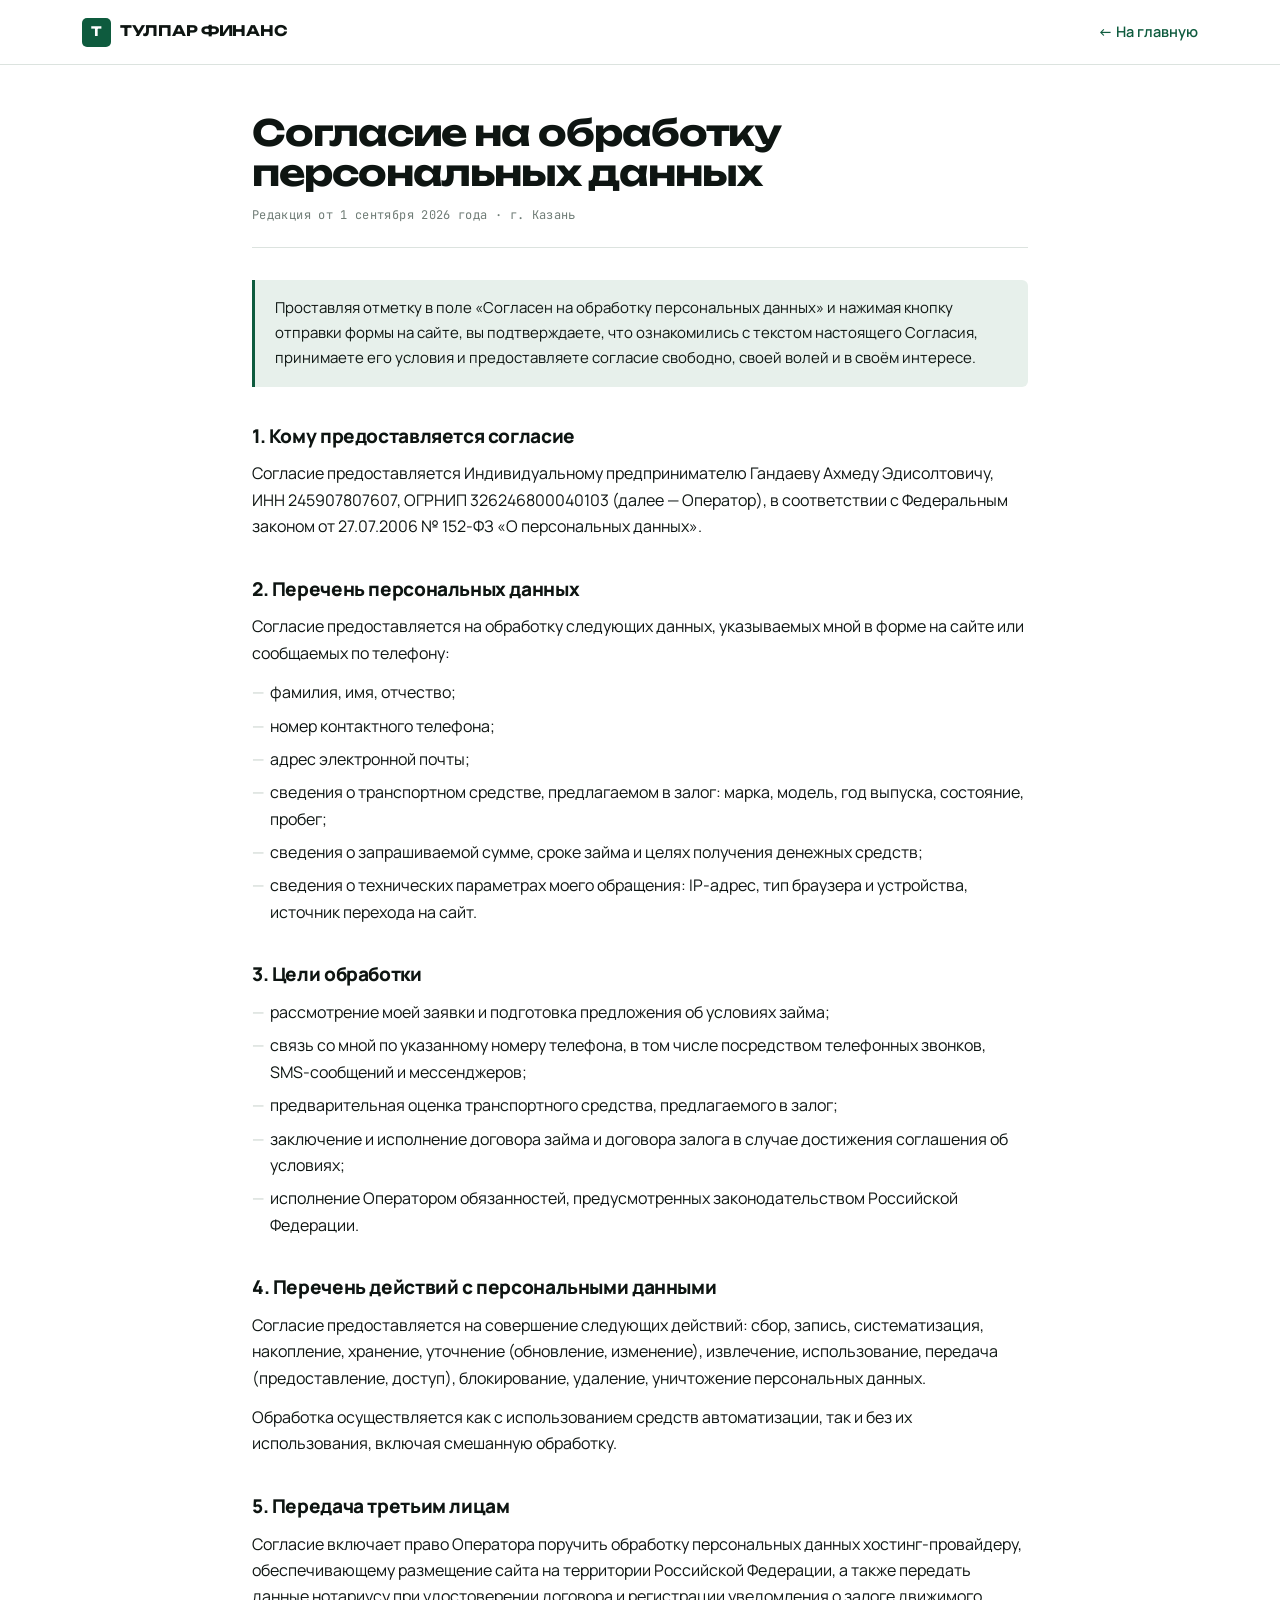
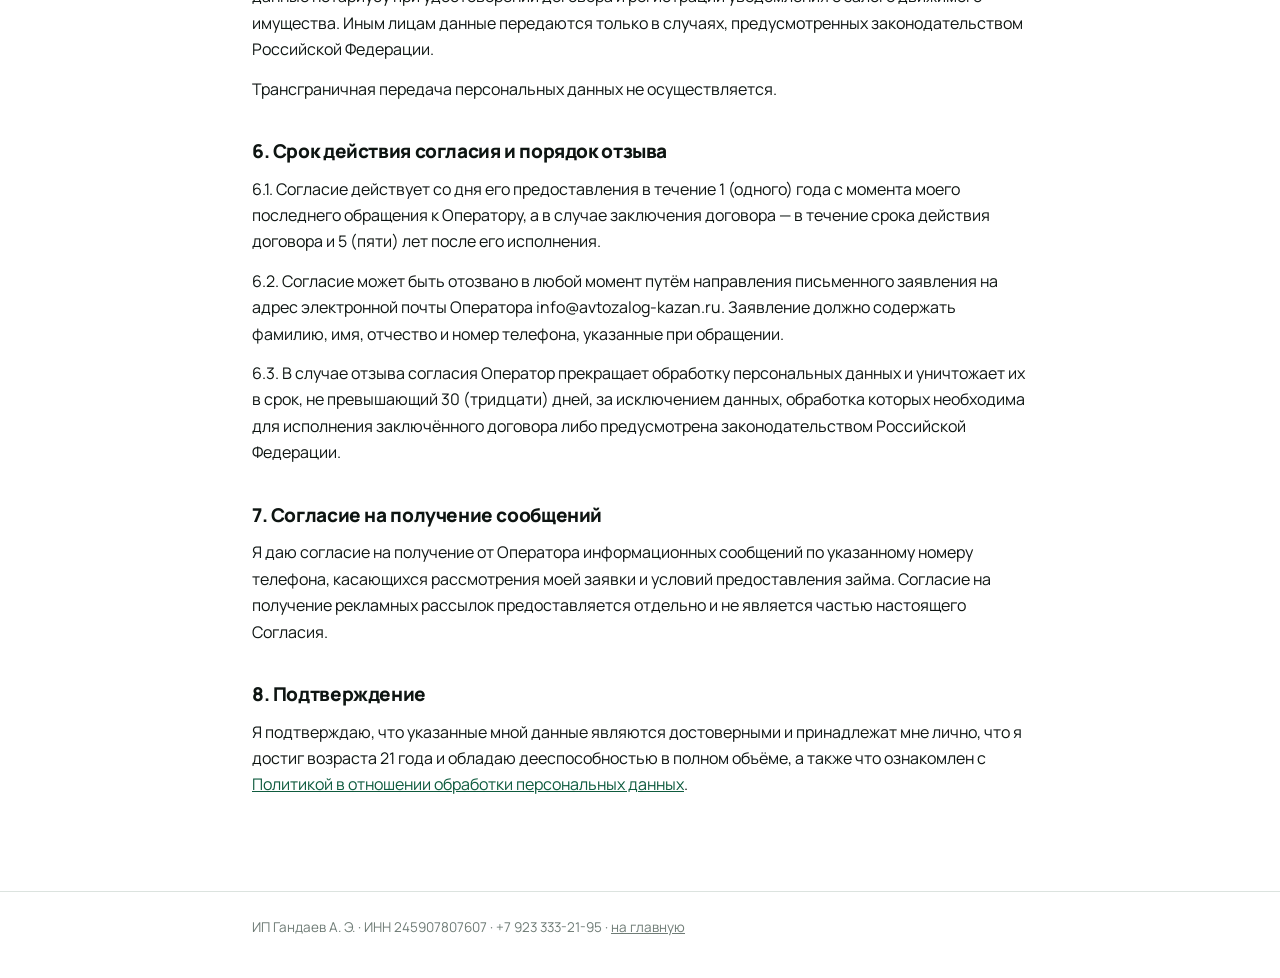
<file: consent.html>
<!DOCTYPE html>
<html lang="ru">
<head>
<meta charset="utf-8">
<meta name="viewport" content="width=device-width, initial-scale=1">
<title>Согласие на обработку персональных данных — Тулпар Финанс</title>
<meta name="description" content="Текст согласия на обработку персональных данных, которое принимается при отправке заявки на займ под залог автомобиля.">
<meta name="robots" content="noindex, follow">
<link rel="preconnect" href="https://fonts.googleapis.com">
<link rel="preconnect" href="https://fonts.gstatic.com" crossorigin>
<link rel="stylesheet" href="https://fonts.googleapis.com/css2?family=Unbounded:wght@700&family=Manrope:wght@400;600;700;800&family=JetBrains+Mono:wght@400&display=swap">
<link rel="canonical" href="https://avtozalog-kazan.ru/consent.html">
<link rel="icon" href="/favicon.ico" sizes="32x32">
<link rel="icon" href="/favicon.svg" type="image/svg+xml">
<link rel="apple-touch-icon" href="/apple-touch-icon.png">
<meta name="theme-color" content="#0E5B3E">
<link rel="stylesheet" href="docs.css">
</head>
<body>

<div class="dochead">
  <div class="wrap">
    <a class="logo" href="index.html">
      <span class="logo-mark">Т</span>
      <span class="logo-text">ТУЛПАР ФИНАНС</span>
    </a>
    <a class="back" href="index.html">← На главную</a>
  </div>
</div>

<main>
<div class="wrap">

  <h1>Согласие на обработку персональных данных</h1>
  <p class="doc-meta">Редакция от 1 сентября 2026 года · г. Казань</p>

  <div class="note">
    <p>Проставляя отметку в поле «Согласен на обработку персональных данных» и нажимая кнопку отправки формы на сайте, вы подтверждаете, что ознакомились с текстом настоящего Согласия, принимаете его условия и предоставляете согласие свободно, своей волей и в своём интересе.</p>
  </div>

  <h2>1. Кому предоставляется согласие</h2>
  <p>Согласие предоставляется Индивидуальному предпринимателю Гандаеву Ахмеду Эдисолтовичу, ИНН 245907807607, ОГРНИП 326246800040103 (далее — Оператор), в соответствии с Федеральным законом от 27.07.2006 № 152-ФЗ «О персональных данных».</p>

  <h2>2. Перечень персональных данных</h2>
  <p>Согласие предоставляется на обработку следующих данных, указываемых мной в форме на сайте или сообщаемых по телефону:</p>
  <ul class="dash">
    <li>фамилия, имя, отчество;</li>
    <li>номер контактного телефона;</li>
    <li>адрес электронной почты;</li>
    <li>сведения о транспортном средстве, предлагаемом в залог: марка, модель, год выпуска, состояние, пробег;</li>
    <li>сведения о запрашиваемой сумме, сроке займа и целях получения денежных средств;</li>
    <li>сведения о технических параметрах моего обращения: IP-адрес, тип браузера и устройства, источник перехода на сайт.</li>
  </ul>

  <h2>3. Цели обработки</h2>
  <ul class="dash">
    <li>рассмотрение моей заявки и подготовка предложения об условиях займа;</li>
    <li>связь со мной по указанному номеру телефона, в том числе посредством телефонных звонков, SMS-сообщений и мессенджеров;</li>
    <li>предварительная оценка транспортного средства, предлагаемого в залог;</li>
    <li>заключение и исполнение договора займа и договора залога в случае достижения соглашения об условиях;</li>
    <li>исполнение Оператором обязанностей, предусмотренных законодательством Российской Федерации.</li>
  </ul>

  <h2>4. Перечень действий с персональными данными</h2>
  <p>Согласие предоставляется на совершение следующих действий: сбор, запись, систематизация, накопление, хранение, уточнение (обновление, изменение), извлечение, использование, передача (предоставление, доступ), блокирование, удаление, уничтожение персональных данных.</p>
  <p>Обработка осуществляется как с использованием средств автоматизации, так и без их использования, включая смешанную обработку.</p>

  <h2>5. Передача третьим лицам</h2>
  <p>Согласие включает право Оператора поручить обработку персональных данных хостинг-провайдеру, обеспечивающему размещение сайта на территории Российской Федерации, а также передать данные нотариусу при удостоверении договора и регистрации уведомления о залоге движимого имущества. Иным лицам данные передаются только в случаях, предусмотренных законодательством Российской Федерации.</p>
  <p>Трансграничная передача персональных данных не осуществляется.</p>

  <h2>6. Срок действия согласия и порядок отзыва</h2>
  <p>6.1. Согласие действует со дня его предоставления в течение 1 (одного) года с момента моего последнего обращения к Оператору, а в случае заключения договора — в течение срока действия договора и 5 (пяти) лет после его исполнения.</p>
  <p>6.2. Согласие может быть отозвано в любой момент путём направления письменного заявления на адрес электронной почты Оператора info@avtozalog-kazan.ru. Заявление должно содержать фамилию, имя, отчество и номер телефона, указанные при обращении.</p>
  <p>6.3. В случае отзыва согласия Оператор прекращает обработку персональных данных и уничтожает их в срок, не превышающий 30 (тридцати) дней, за исключением данных, обработка которых необходима для исполнения заключённого договора либо предусмотрена законодательством Российской Федерации.</p>

  <h2>7. Согласие на получение сообщений</h2>
  <p>Я даю согласие на получение от Оператора информационных сообщений по указанному номеру телефона, касающихся рассмотрения моей заявки и условий предоставления займа. Согласие на получение рекламных рассылок предоставляется отдельно и не является частью настоящего Согласия.</p>

  <h2>8. Подтверждение</h2>
  <p>Я подтверждаю, что указанные мной данные являются достоверными и принадлежат мне лично, что я достиг возраста 21 года и обладаю дееспособностью в полном объёме, а также что ознакомлен с <a href="privacy.html">Политикой в отношении обработки персональных данных</a>.</p>

</div>
</main>

<footer>
  <div class="wrap">
    ИП Гандаев А. Э. · ИНН 245907807607 · +7 923 333-21-95 · <a href="index.html">на главную</a>
  </div>
</footer>

</body>
</html>
</file>
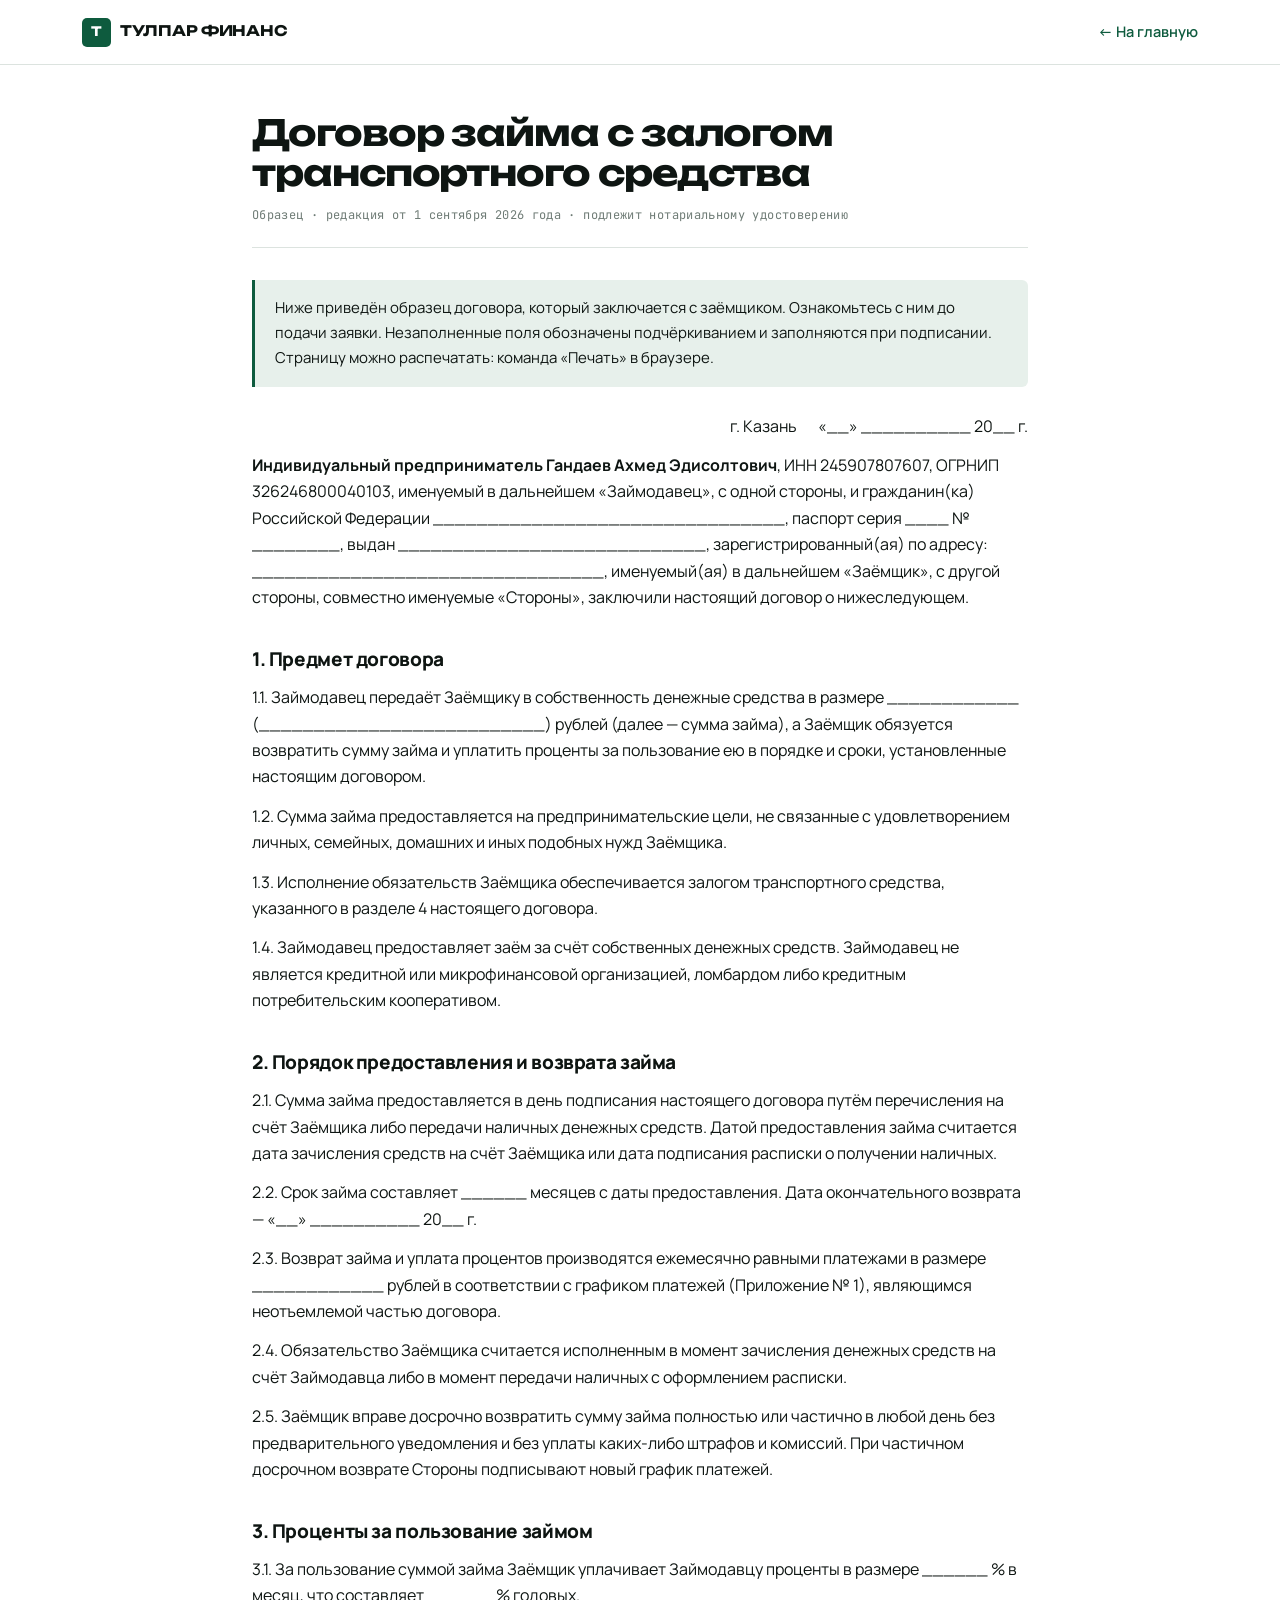
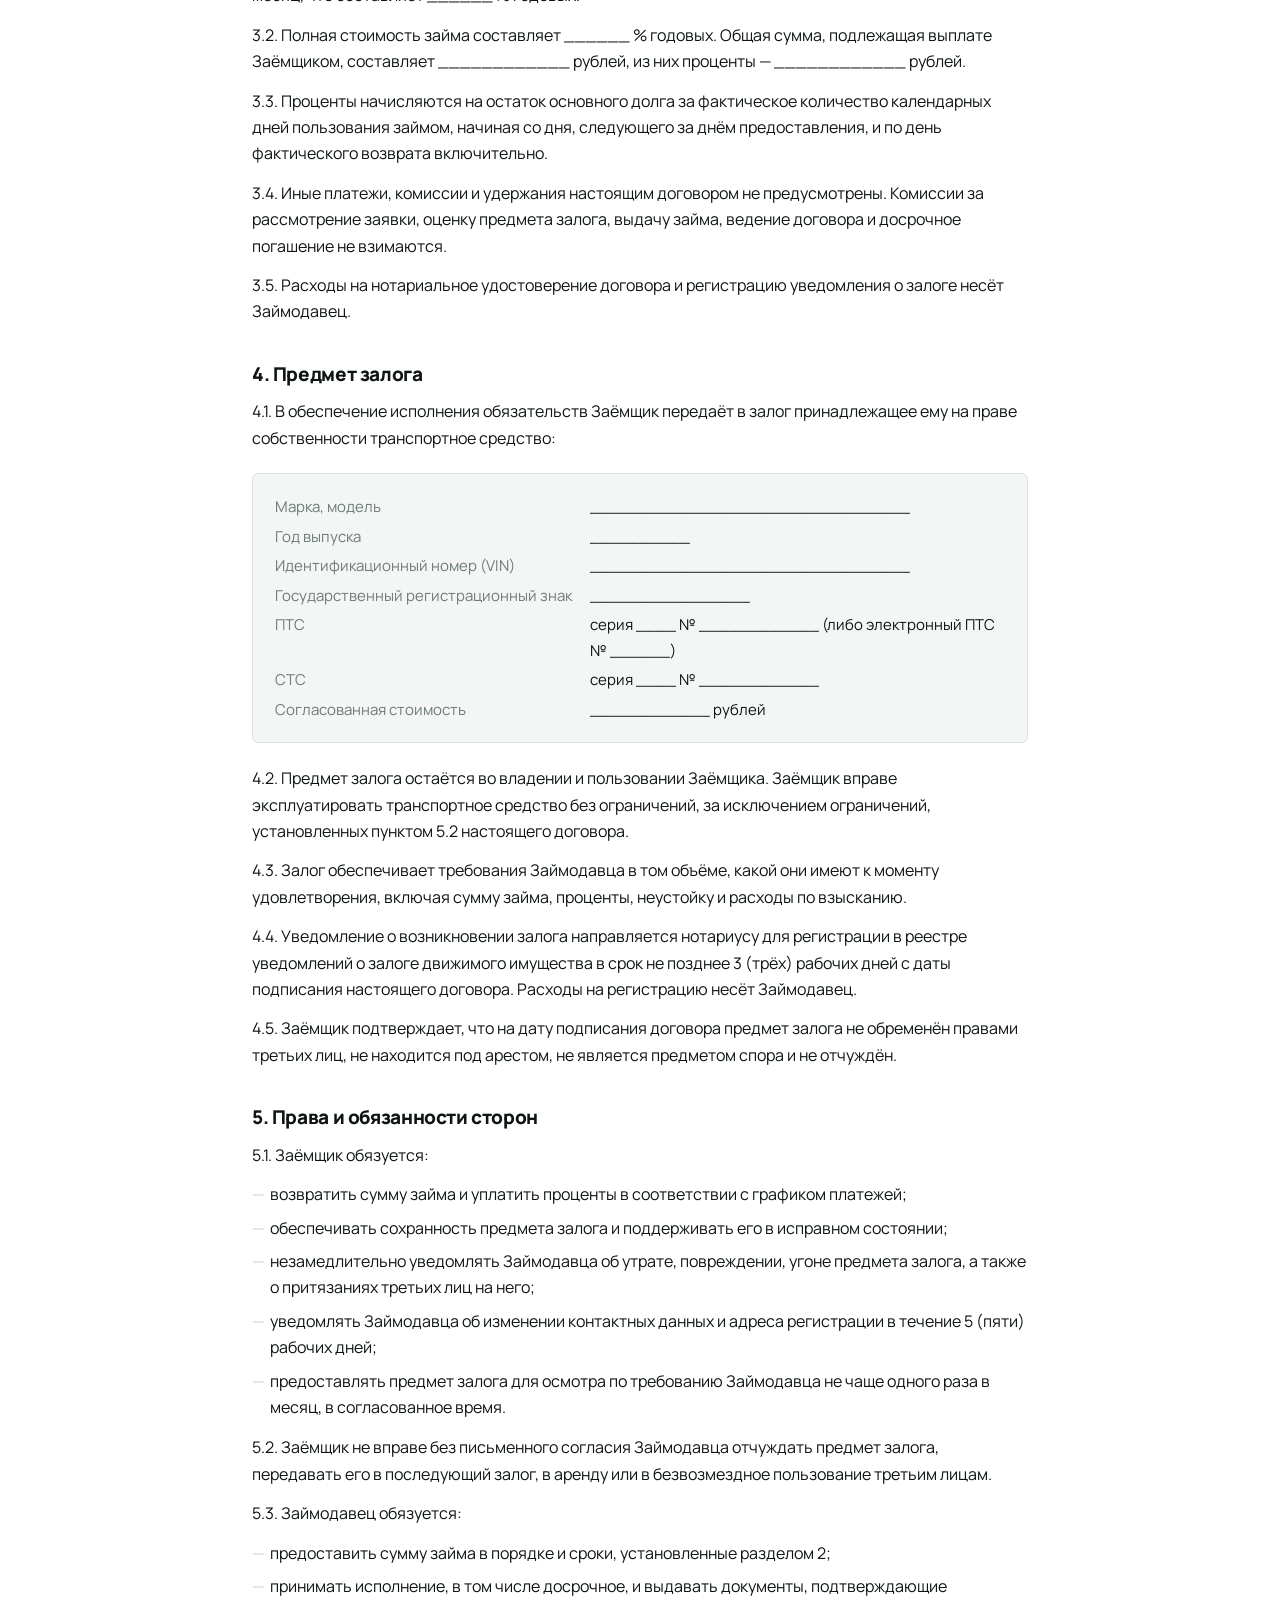
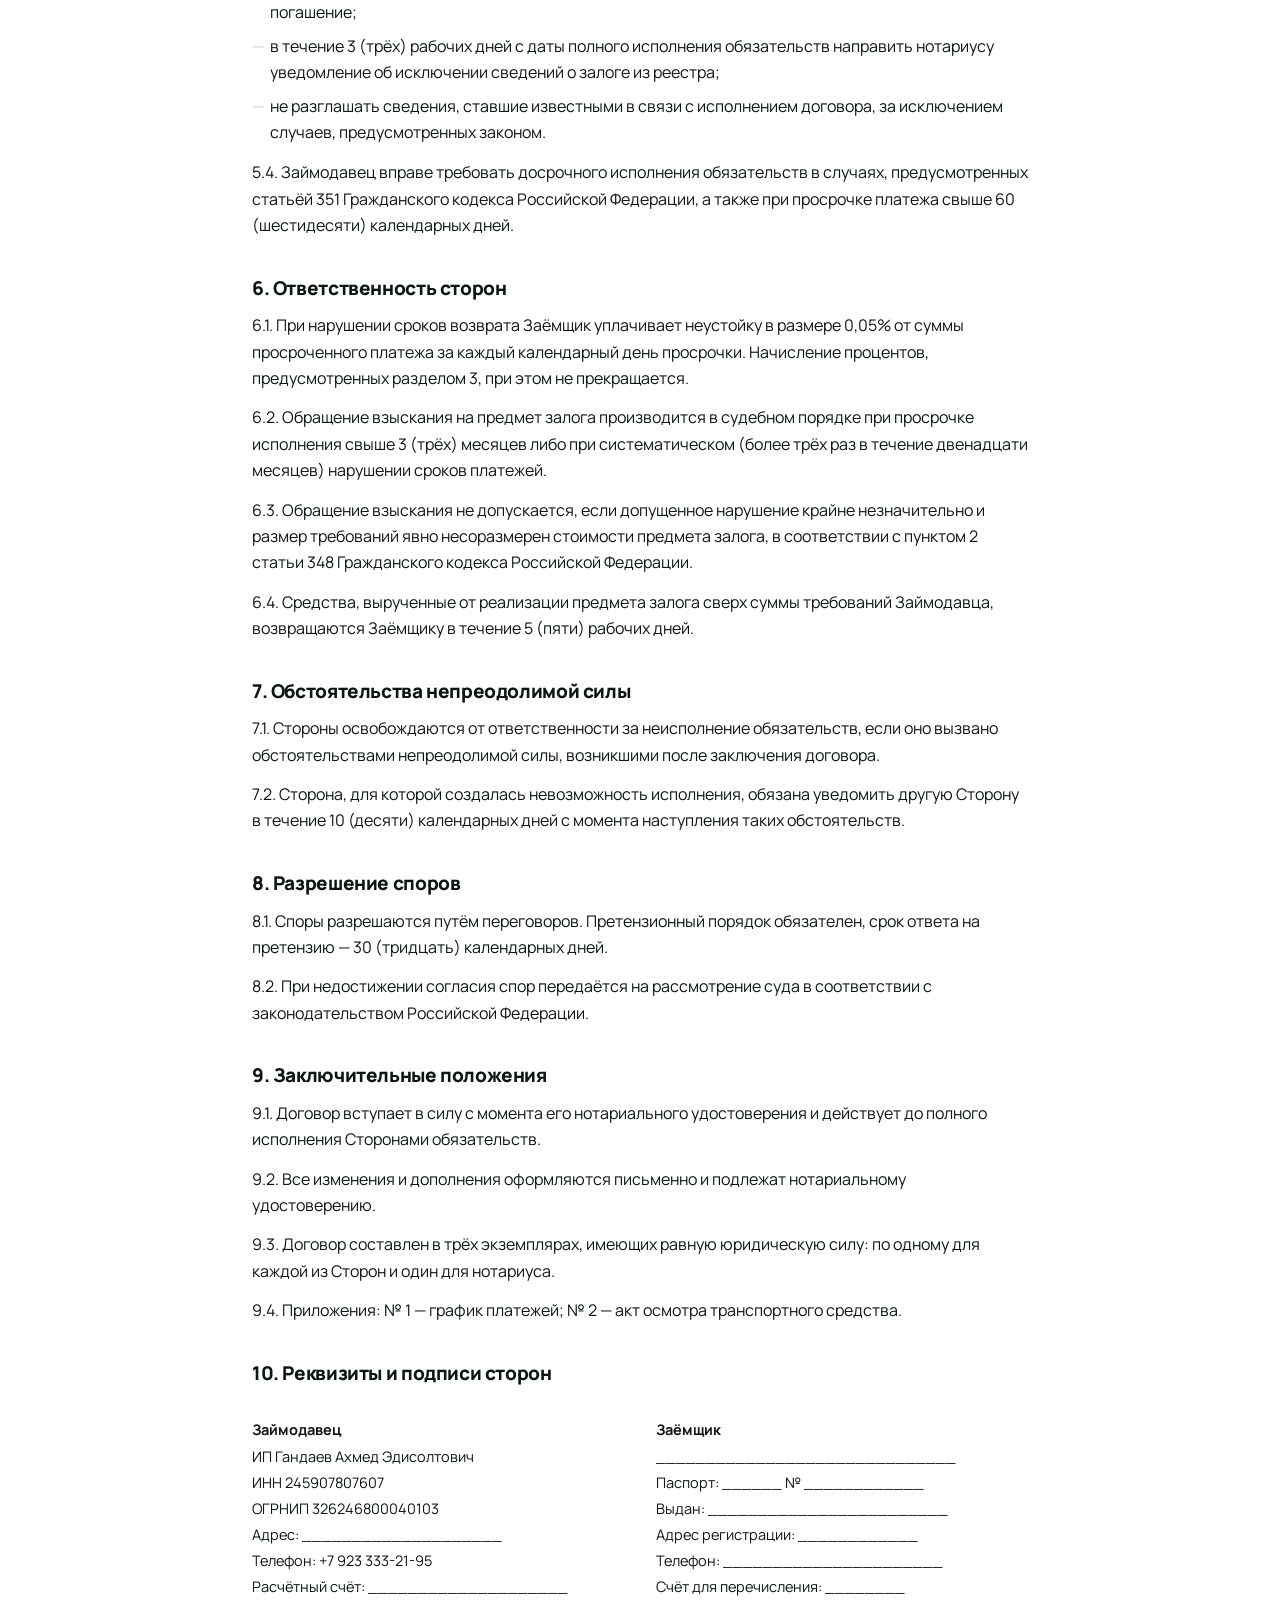
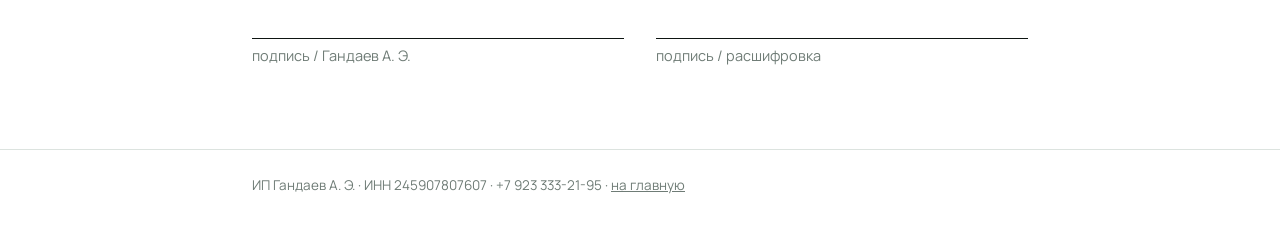
<file: dogovor.html>
<!DOCTYPE html>
<html lang="ru">
<head>
<meta charset="utf-8">
<meta name="viewport" content="width=device-width, initial-scale=1">
<title>Образец договора займа с залогом транспортного средства — Тулпар Финанс</title>
<meta name="description" content="Образец договора займа с залогом транспортного средства: сумма и проценты, порядок возврата, права сторон, обращение взыскания.">
<meta name="robots" content="index, follow">
<link rel="preconnect" href="https://fonts.googleapis.com">
<link rel="preconnect" href="https://fonts.gstatic.com" crossorigin>
<link rel="stylesheet" href="https://fonts.googleapis.com/css2?family=Unbounded:wght@700&family=Manrope:wght@400;600;700;800&family=JetBrains+Mono:wght@400&display=swap">
<link rel="canonical" href="https://avtozalog-kazan.ru/dogovor.html">
<link rel="icon" href="/favicon.ico" sizes="32x32">
<link rel="icon" href="/favicon.svg" type="image/svg+xml">
<link rel="apple-touch-icon" href="/apple-touch-icon.png">
<meta name="theme-color" content="#0E5B3E">
<link rel="stylesheet" href="docs.css">
</head>
<body>

<div class="dochead">
  <div class="wrap">
    <a class="logo" href="index.html">
      <span class="logo-mark">Т</span>
      <span class="logo-text">ТУЛПАР ФИНАНС</span>
    </a>
    <a class="back" href="index.html">← На главную</a>
  </div>
</div>

<main>
<div class="wrap">

  <h1>Договор займа с залогом транспортного средства</h1>
  <p class="doc-meta">Образец · редакция от 1 сентября 2026 года · подлежит нотариальному удостоверению</p>

  <div class="note">
    <p>Ниже приведён образец договора, который заключается с заёмщиком. Ознакомьтесь с ним до подачи заявки. Незаполненные поля обозначены подчёркиванием и заполняются при подписании. Страницу можно распечатать: команда «Печать» в браузере.</p>
  </div>

  <p style="text-align:right;margin-top:26px">г. Казань &nbsp;&nbsp;&nbsp;&nbsp;&nbsp; «__» __________ 20__ г.</p>

  <p><strong>Индивидуальный предприниматель Гандаев Ахмед Эдисолтович</strong>, ИНН 245907807607, ОГРНИП 326246800040103, именуемый в дальнейшем «Займодавец», с одной стороны, и гражданин(ка) Российской Федерации ________________________________, паспорт серия ____ № ________, выдан ____________________________, зарегистрированный(ая) по адресу: ________________________________, именуемый(ая) в дальнейшем «Заёмщик», с другой стороны, совместно именуемые «Стороны», заключили настоящий договор о нижеследующем.</p>

  <h2>1. Предмет договора</h2>
  <p>1.1. Займодавец передаёт Заёмщику в собственность денежные средства в размере ____________ (__________________________) рублей (далее — сумма займа), а Заёмщик обязуется возвратить сумму займа и уплатить проценты за пользование ею в порядке и сроки, установленные настоящим договором.</p>
  <p>1.2. Сумма займа предоставляется на предпринимательские цели, не связанные с удовлетворением личных, семейных, домашних и иных подобных нужд Заёмщика.</p>
  <p>1.3. Исполнение обязательств Заёмщика обеспечивается залогом транспортного средства, указанного в разделе 4 настоящего договора.</p>
  <p>1.4. Займодавец предоставляет заём за счёт собственных денежных средств. Займодавец не является кредитной или микрофинансовой организацией, ломбардом либо кредитным потребительским кооперативом.</p>

  <h2>2. Порядок предоставления и возврата займа</h2>
  <p>2.1. Сумма займа предоставляется в день подписания настоящего договора путём перечисления на счёт Заёмщика либо передачи наличных денежных средств. Датой предоставления займа считается дата зачисления средств на счёт Заёмщика или дата подписания расписки о получении наличных.</p>
  <p>2.2. Срок займа составляет ______ месяцев с даты предоставления. Дата окончательного возврата — «__» __________ 20__ г.</p>
  <p>2.3. Возврат займа и уплата процентов производятся ежемесячно равными платежами в размере ____________ рублей в соответствии с графиком платежей (Приложение № 1), являющимся неотъемлемой частью договора.</p>
  <p>2.4. Обязательство Заёмщика считается исполненным в момент зачисления денежных средств на счёт Займодавца либо в момент передачи наличных с оформлением расписки.</p>
  <p>2.5. Заёмщик вправе досрочно возвратить сумму займа полностью или частично в любой день без предварительного уведомления и без уплаты каких-либо штрафов и комиссий. При частичном досрочном возврате Стороны подписывают новый график платежей.</p>

  <h2>3. Проценты за пользование займом</h2>
  <p>3.1. За пользование суммой займа Заёмщик уплачивает Займодавцу проценты в размере ______ % в месяц, что составляет ______ % годовых.</p>
  <p>3.2. Полная стоимость займа составляет ______ % годовых. Общая сумма, подлежащая выплате Заёмщиком, составляет ____________ рублей, из них проценты — ____________ рублей.</p>
  <p>3.3. Проценты начисляются на остаток основного долга за фактическое количество календарных дней пользования займом, начиная со дня, следующего за днём предоставления, и по день фактического возврата включительно.</p>
  <p>3.4. Иные платежи, комиссии и удержания настоящим договором не предусмотрены. Комиссии за рассмотрение заявки, оценку предмета залога, выдачу займа, ведение договора и досрочное погашение не взимаются.</p>
  <p>3.5. Расходы на нотариальное удостоверение договора и регистрацию уведомления о залоге несёт Займодавец.</p>

  <h2>4. Предмет залога</h2>
  <p>4.1. В обеспечение исполнения обязательств Заёмщик передаёт в залог принадлежащее ему на праве собственности транспортное средство:</p>
  <div class="req">
    <dl>
      <dt>Марка, модель</dt><dd>________________________________</dd>
      <dt>Год выпуска</dt><dd>__________</dd>
      <dt>Идентификационный номер (VIN)</dt><dd>________________________________</dd>
      <dt>Государственный регистрационный знак</dt><dd>________________</dd>
      <dt>ПТС</dt><dd>серия ____ № ____________ (либо электронный ПТС № ______)</dd>
      <dt>СТС</dt><dd>серия ____ № ____________</dd>
      <dt>Согласованная стоимость</dt><dd>____________ рублей</dd>
    </dl>
  </div>
  <p>4.2. Предмет залога остаётся во владении и пользовании Заёмщика. Заёмщик вправе эксплуатировать транспортное средство без ограничений, за исключением ограничений, установленных пунктом 5.2 настоящего договора.</p>
  <p>4.3. Залог обеспечивает требования Займодавца в том объёме, какой они имеют к моменту удовлетворения, включая сумму займа, проценты, неустойку и расходы по взысканию.</p>
  <p>4.4. Уведомление о возникновении залога направляется нотариусу для регистрации в реестре уведомлений о залоге движимого имущества в срок не позднее 3 (трёх) рабочих дней с даты подписания настоящего договора. Расходы на регистрацию несёт Займодавец.</p>
  <p>4.5. Заёмщик подтверждает, что на дату подписания договора предмет залога не обременён правами третьих лиц, не находится под арестом, не является предметом спора и не отчуждён.</p>

  <h2>5. Права и обязанности сторон</h2>
  <p>5.1. Заёмщик обязуется:</p>
  <ul class="dash">
    <li>возвратить сумму займа и уплатить проценты в соответствии с графиком платежей;</li>
    <li>обеспечивать сохранность предмета залога и поддерживать его в исправном состоянии;</li>
    <li>незамедлительно уведомлять Займодавца об утрате, повреждении, угоне предмета залога, а также о притязаниях третьих лиц на него;</li>
    <li>уведомлять Займодавца об изменении контактных данных и адреса регистрации в течение 5 (пяти) рабочих дней;</li>
    <li>предоставлять предмет залога для осмотра по требованию Займодавца не чаще одного раза в месяц, в согласованное время.</li>
  </ul>
  <p>5.2. Заёмщик не вправе без письменного согласия Займодавца отчуждать предмет залога, передавать его в последующий залог, в аренду или в безвозмездное пользование третьим лицам.</p>
  <p>5.3. Займодавец обязуется:</p>
  <ul class="dash">
    <li>предоставить сумму займа в порядке и сроки, установленные разделом 2;</li>
    <li>принимать исполнение, в том числе досрочное, и выдавать документы, подтверждающие погашение;</li>
    <li>в течение 3 (трёх) рабочих дней с даты полного исполнения обязательств направить нотариусу уведомление об исключении сведений о залоге из реестра;</li>
    <li>не разглашать сведения, ставшие известными в связи с исполнением договора, за исключением случаев, предусмотренных законом.</li>
  </ul>
  <p>5.4. Займодавец вправе требовать досрочного исполнения обязательств в случаях, предусмотренных статьёй 351 Гражданского кодекса Российской Федерации, а также при просрочке платежа свыше 60 (шестидесяти) календарных дней.</p>

  <h2>6. Ответственность сторон</h2>
  <p>6.1. При нарушении сроков возврата Заёмщик уплачивает неустойку в размере 0,05% от суммы просроченного платежа за каждый календарный день просрочки. Начисление процентов, предусмотренных разделом 3, при этом не прекращается.</p>
  <p>6.2. Обращение взыскания на предмет залога производится в судебном порядке при просрочке исполнения свыше 3 (трёх) месяцев либо при систематическом (более трёх раз в течение двенадцати месяцев) нарушении сроков платежей.</p>
  <p>6.3. Обращение взыскания не допускается, если допущенное нарушение крайне незначительно и размер требований явно несоразмерен стоимости предмета залога, в соответствии с пунктом 2 статьи 348 Гражданского кодекса Российской Федерации.</p>
  <p>6.4. Средства, вырученные от реализации предмета залога сверх суммы требований Займодавца, возвращаются Заёмщику в течение 5 (пяти) рабочих дней.</p>

  <h2>7. Обстоятельства непреодолимой силы</h2>
  <p>7.1. Стороны освобождаются от ответственности за неисполнение обязательств, если оно вызвано обстоятельствами непреодолимой силы, возникшими после заключения договора.</p>
  <p>7.2. Сторона, для которой создалась невозможность исполнения, обязана уведомить другую Сторону в течение 10 (десяти) календарных дней с момента наступления таких обстоятельств.</p>

  <h2>8. Разрешение споров</h2>
  <p>8.1. Споры разрешаются путём переговоров. Претензионный порядок обязателен, срок ответа на претензию — 30 (тридцать) календарных дней.</p>
  <p>8.2. При недостижении согласия спор передаётся на рассмотрение суда в соответствии с законодательством Российской Федерации.</p>

  <h2>9. Заключительные положения</h2>
  <p>9.1. Договор вступает в силу с момента его нотариального удостоверения и действует до полного исполнения Сторонами обязательств.</p>
  <p>9.2. Все изменения и дополнения оформляются письменно и подлежат нотариальному удостоверению.</p>
  <p>9.3. Договор составлен в трёх экземплярах, имеющих равную юридическую силу: по одному для каждой из Сторон и один для нотариуса.</p>
  <p>9.4. Приложения: № 1 — график платежей; № 2 — акт осмотра транспортного средства.</p>

  <h2>10. Реквизиты и подписи сторон</h2>
  <div class="sign">
    <div>
      <strong>Займодавец</strong>
      <p>ИП Гандаев Ахмед Эдисолтович<br>
      ИНН 245907807607<br>
      ОГРНИП 326246800040103<br>
      Адрес: ____________________<br>
      Телефон: +7 923 333-21-95<br>
      Расчётный счёт: ____________________</p>
      <span class="line"></span>
      <span class="fill">подпись / Гандаев А. Э.</span>
    </div>
    <div>
      <strong>Заёмщик</strong>
      <p>______________________________<br>
      Паспорт: ______ № ____________<br>
      Выдан: ________________________<br>
      Адрес регистрации: ____________<br>
      Телефон: ______________________<br>
      Счёт для перечисления: ________</p>
      <span class="line"></span>
      <span class="fill">подпись / расшифровка</span>
    </div>
  </div>

</div>
</main>

<footer>
  <div class="wrap">
    ИП Гандаев А. Э. · ИНН 245907807607 · +7 923 333-21-95 · <a href="index.html">на главную</a>
  </div>
</footer>

</body>
</html>
</file>
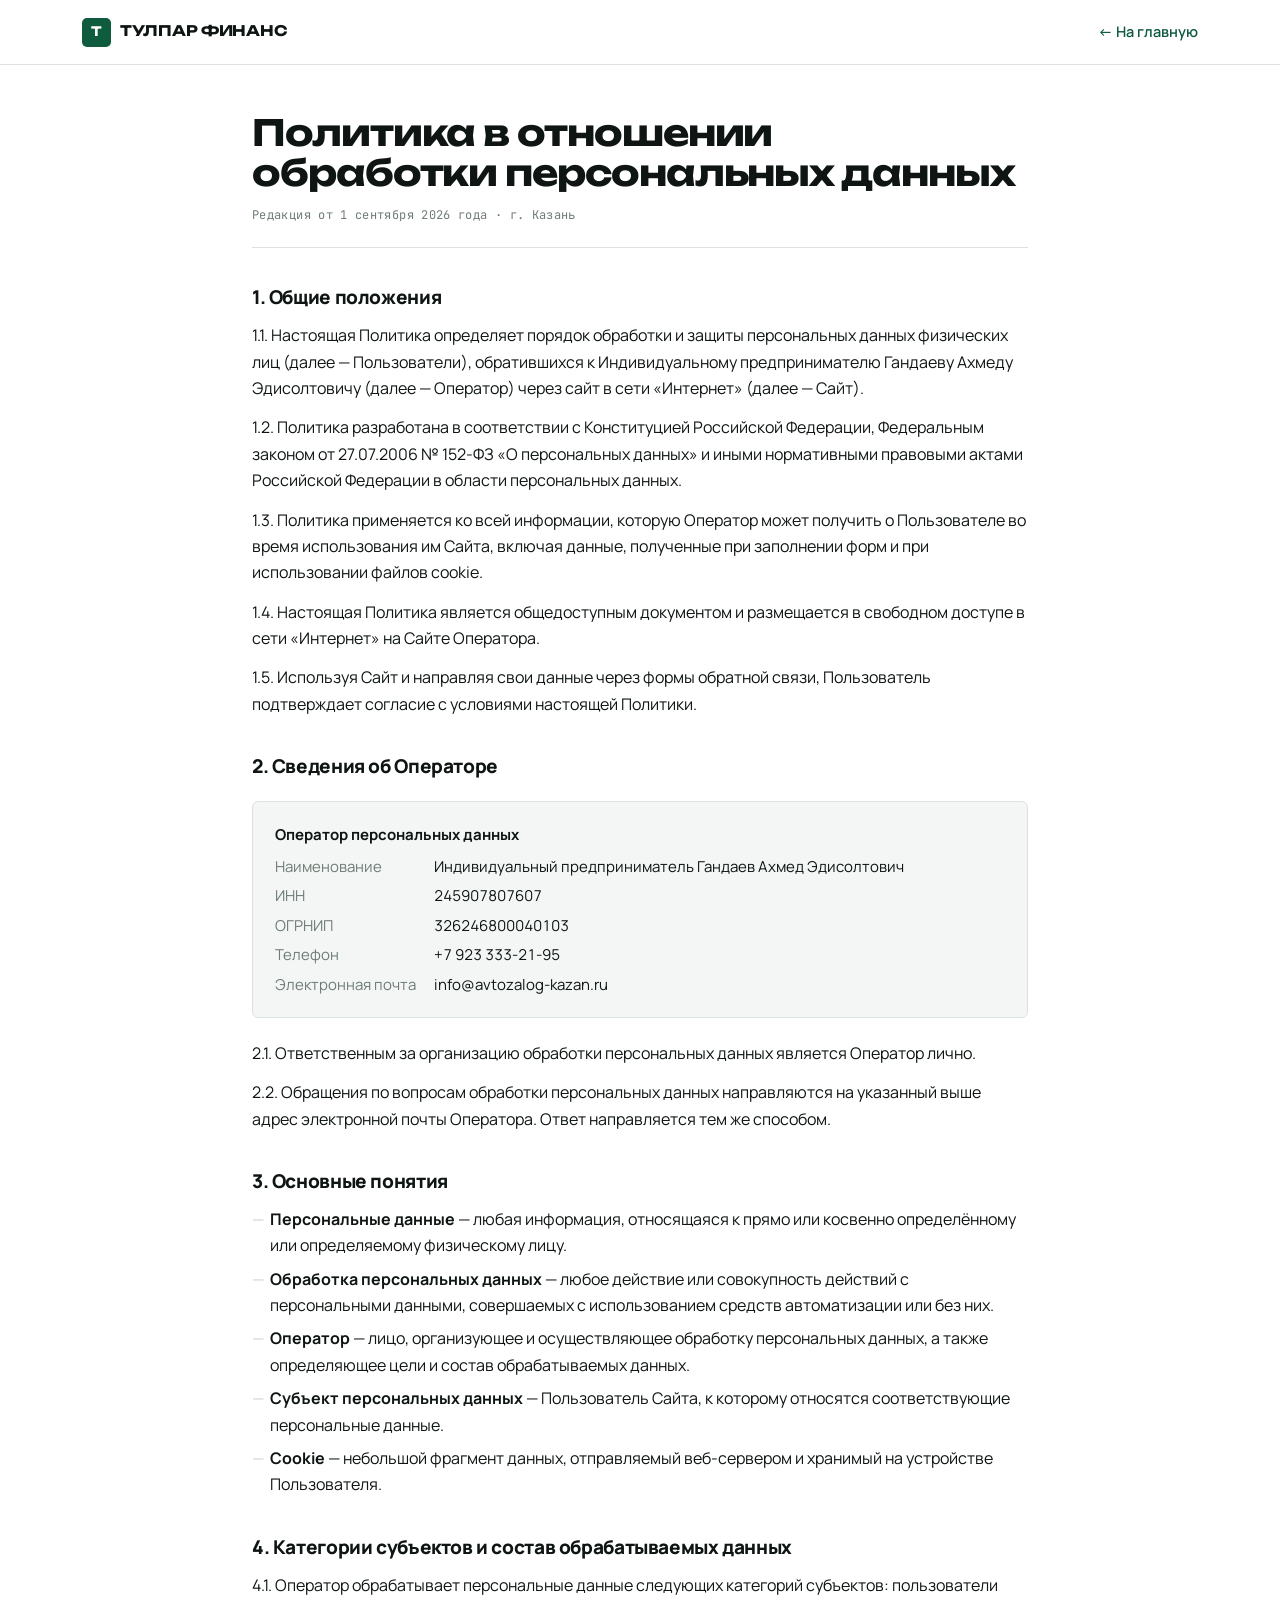
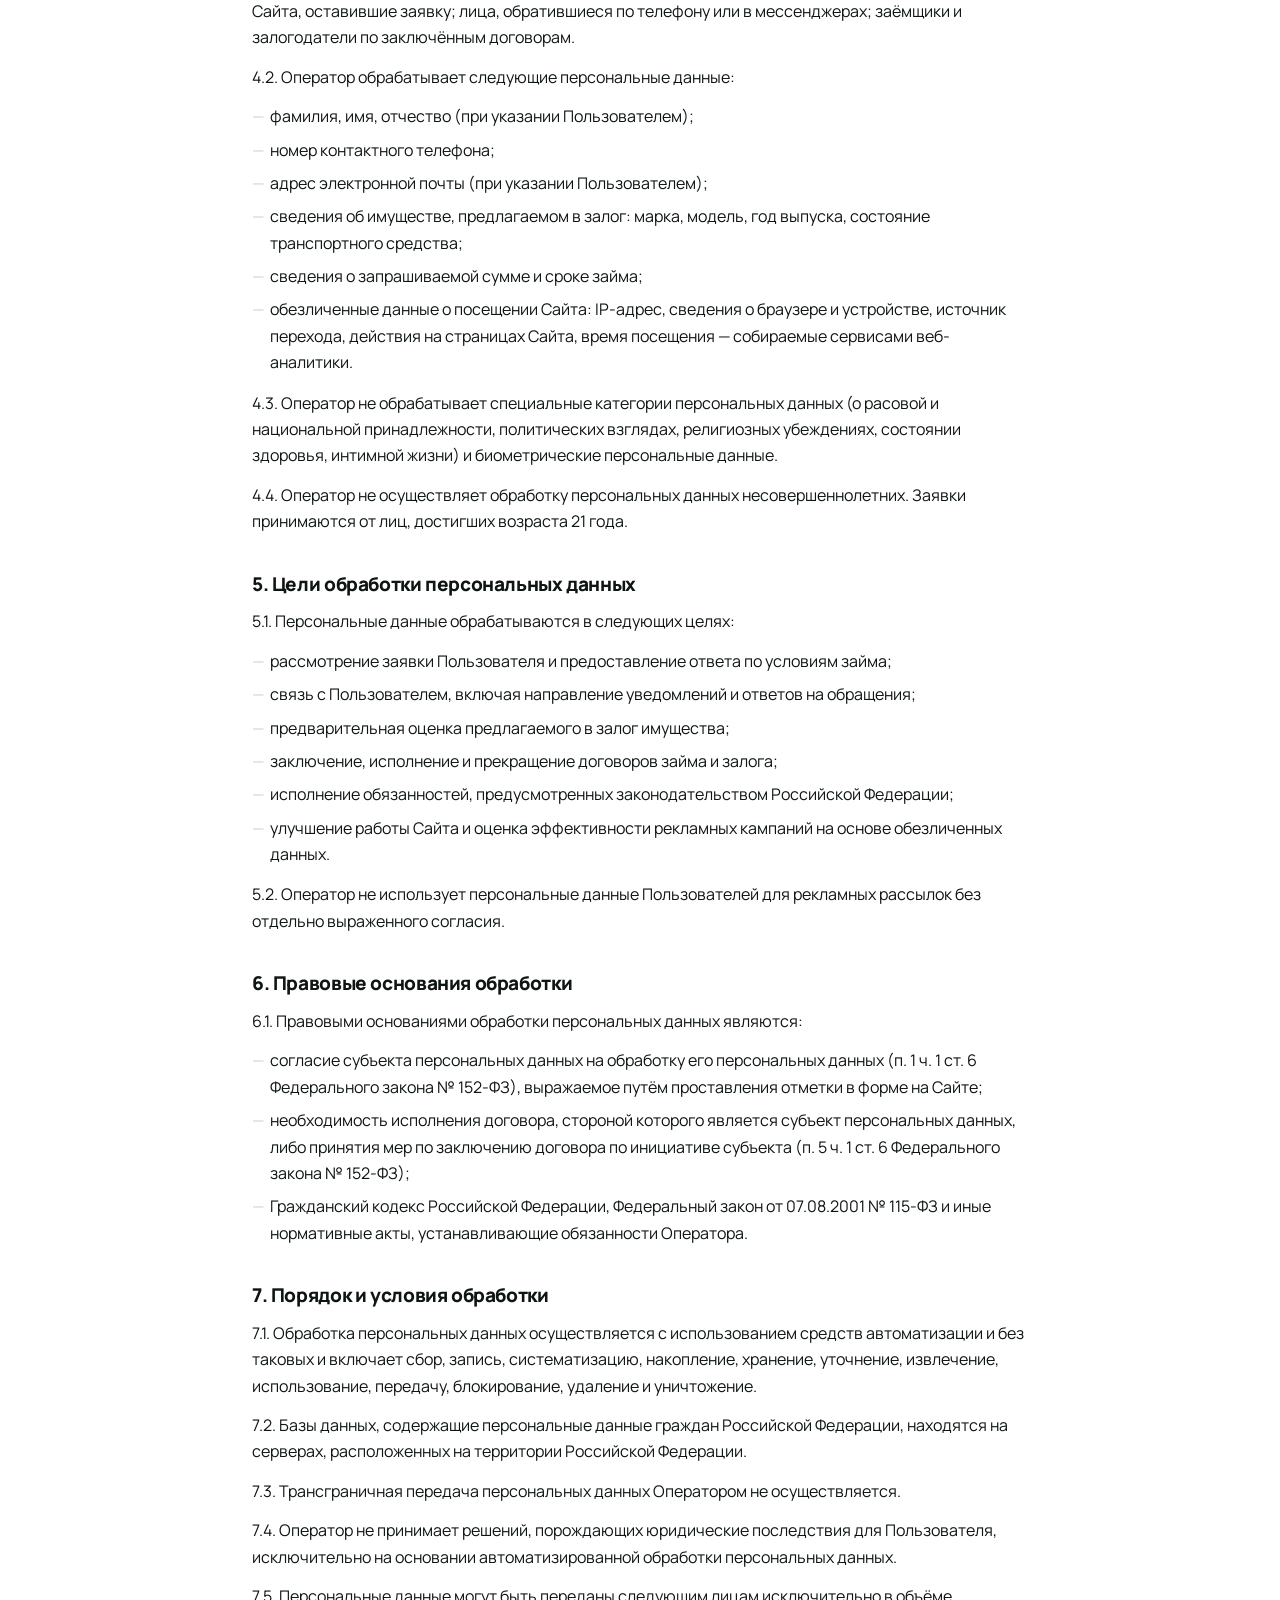
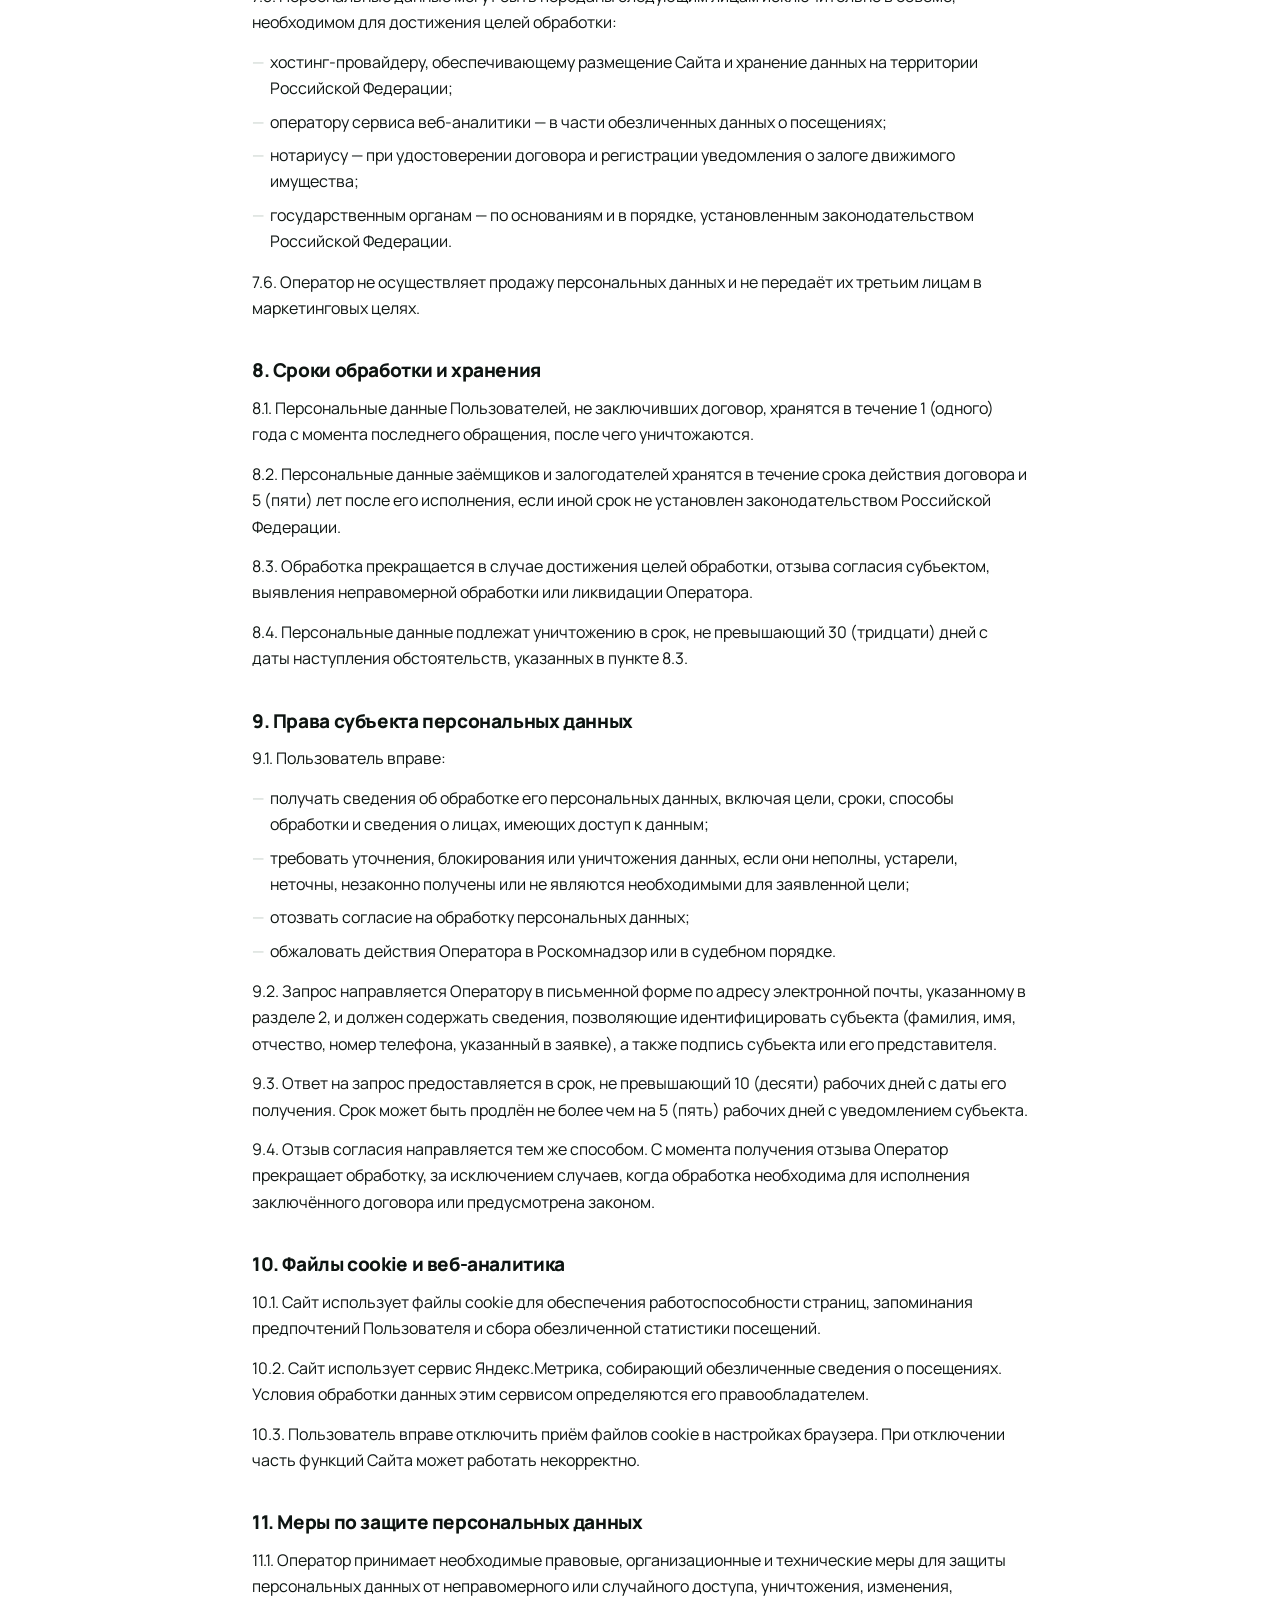
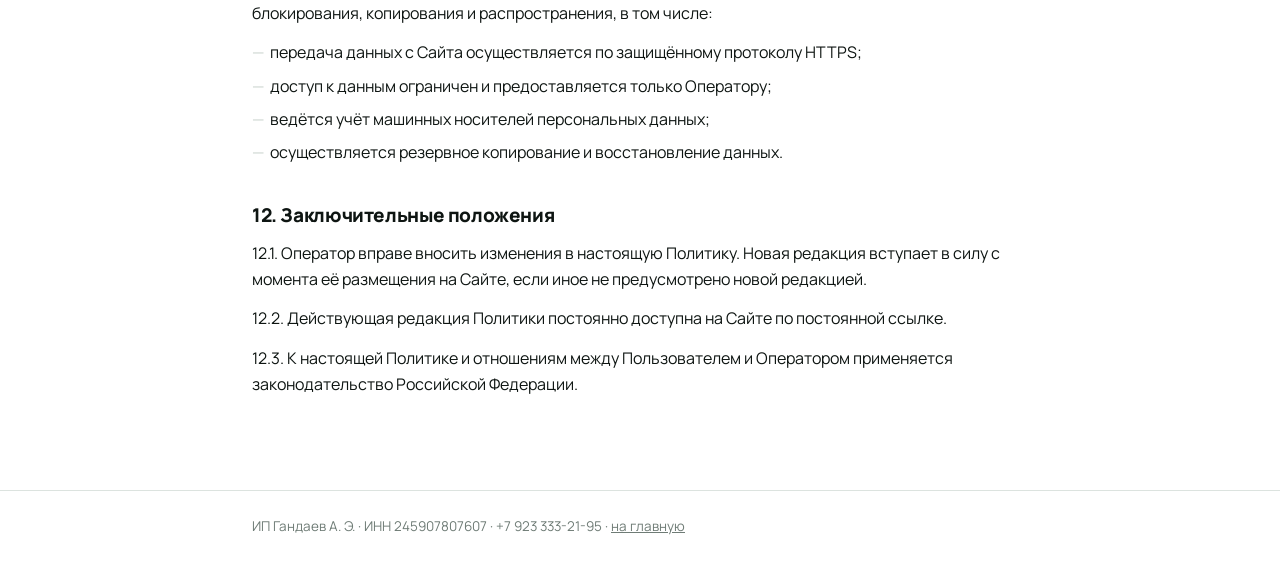
<file: privacy.html>
<!DOCTYPE html>
<html lang="ru">
<head>
<meta charset="utf-8">
<meta name="viewport" content="width=device-width, initial-scale=1">
<title>Политика обработки персональных данных — Тулпар Финанс</title>
<meta name="description" content="Как ИП Гандаев А. Э. обрабатывает персональные данные посетителей сайта: цели и сроки хранения, права субъекта, порядок отзыва согласия.">
<meta name="robots" content="index, follow">
<link rel="preconnect" href="https://fonts.googleapis.com">
<link rel="preconnect" href="https://fonts.gstatic.com" crossorigin>
<link rel="stylesheet" href="https://fonts.googleapis.com/css2?family=Unbounded:wght@700&family=Manrope:wght@400;600;700;800&family=JetBrains+Mono:wght@400&display=swap">
<link rel="canonical" href="https://avtozalog-kazan.ru/privacy.html">
<link rel="icon" href="/favicon.ico" sizes="32x32">
<link rel="icon" href="/favicon.svg" type="image/svg+xml">
<link rel="apple-touch-icon" href="/apple-touch-icon.png">
<meta name="theme-color" content="#0E5B3E">
<link rel="stylesheet" href="docs.css">
</head>
<body>

<div class="dochead">
  <div class="wrap">
    <a class="logo" href="index.html">
      <span class="logo-mark">Т</span>
      <span class="logo-text">ТУЛПАР ФИНАНС</span>
    </a>
    <a class="back" href="index.html">← На главную</a>
  </div>
</div>

<main>
<div class="wrap">

  <h1>Политика в отношении обработки персональных данных</h1>
  <p class="doc-meta">Редакция от 1 сентября 2026 года · г. Казань</p>

  <h2>1. Общие положения</h2>
  <p>1.1. Настоящая Политика определяет порядок обработки и защиты персональных данных физических лиц (далее — Пользователи), обратившихся к Индивидуальному предпринимателю Гандаеву Ахмеду Эдисолтовичу (далее — Оператор) через сайт в сети «Интернет» (далее — Сайт).</p>
  <p>1.2. Политика разработана в соответствии с Конституцией Российской Федерации, Федеральным законом от 27.07.2006 № 152-ФЗ «О персональных данных» и иными нормативными правовыми актами Российской Федерации в области персональных данных.</p>
  <p>1.3. Политика применяется ко всей информации, которую Оператор может получить о Пользователе во время использования им Сайта, включая данные, полученные при заполнении форм и при использовании файлов cookie.</p>
  <p>1.4. Настоящая Политика является общедоступным документом и размещается в свободном доступе в сети «Интернет» на Сайте Оператора.</p>
  <p>1.5. Используя Сайт и направляя свои данные через формы обратной связи, Пользователь подтверждает согласие с условиями настоящей Политики.</p>

  <h2>2. Сведения об Операторе</h2>
  <div class="req">
    <b>Оператор персональных данных</b>
    <dl>
      <dt>Наименование</dt><dd>Индивидуальный предприниматель Гандаев Ахмед Эдисолтович</dd>
      <dt>ИНН</dt><dd>245907807607</dd>
      <dt>ОГРНИП</dt><dd>326246800040103</dd>
      
      <dt>Телефон</dt><dd>+7 923 333-21-95</dd>
      <dt>Электронная почта</dt><dd>info@avtozalog-kazan.ru</dd>
    </dl>
  </div>
  <p>2.1. Ответственным за организацию обработки персональных данных является Оператор лично.</p>
  <p>2.2. Обращения по вопросам обработки персональных данных направляются на указанный выше адрес электронной почты Оператора. Ответ направляется тем же способом.</p>

  <h2>3. Основные понятия</h2>
  <ul class="dash">
    <li><strong>Персональные данные</strong> — любая информация, относящаяся к прямо или косвенно определённому или определяемому физическому лицу.</li>
    <li><strong>Обработка персональных данных</strong> — любое действие или совокупность действий с персональными данными, совершаемых с использованием средств автоматизации или без них.</li>
    <li><strong>Оператор</strong> — лицо, организующее и осуществляющее обработку персональных данных, а также определяющее цели и состав обрабатываемых данных.</li>
    <li><strong>Субъект персональных данных</strong> — Пользователь Сайта, к которому относятся соответствующие персональные данные.</li>
    <li><strong>Cookie</strong> — небольшой фрагмент данных, отправляемый веб-сервером и хранимый на устройстве Пользователя.</li>
  </ul>

  <h2>4. Категории субъектов и состав обрабатываемых данных</h2>
  <p>4.1. Оператор обрабатывает персональные данные следующих категорий субъектов: пользователи Сайта, оставившие заявку; лица, обратившиеся по телефону или в мессенджерах; заёмщики и залогодатели по заключённым договорам.</p>
  <p>4.2. Оператор обрабатывает следующие персональные данные:</p>
  <ul class="dash">
    <li>фамилия, имя, отчество (при указании Пользователем);</li>
    <li>номер контактного телефона;</li>
    <li>адрес электронной почты (при указании Пользователем);</li>
    <li>сведения об имуществе, предлагаемом в залог: марка, модель, год выпуска, состояние транспортного средства;</li>
    <li>сведения о запрашиваемой сумме и сроке займа;</li>
    <li>обезличенные данные о посещении Сайта: IP-адрес, сведения о браузере и устройстве, источник перехода, действия на страницах Сайта, время посещения — собираемые сервисами веб-аналитики.</li>
  </ul>
  <p>4.3. Оператор не обрабатывает специальные категории персональных данных (о расовой и национальной принадлежности, политических взглядах, религиозных убеждениях, состоянии здоровья, интимной жизни) и биометрические персональные данные.</p>
  <p>4.4. Оператор не осуществляет обработку персональных данных несовершеннолетних. Заявки принимаются от лиц, достигших возраста 21 года.</p>

  <h2>5. Цели обработки персональных данных</h2>
  <p>5.1. Персональные данные обрабатываются в следующих целях:</p>
  <ul class="dash">
    <li>рассмотрение заявки Пользователя и предоставление ответа по условиям займа;</li>
    <li>связь с Пользователем, включая направление уведомлений и ответов на обращения;</li>
    <li>предварительная оценка предлагаемого в залог имущества;</li>
    <li>заключение, исполнение и прекращение договоров займа и залога;</li>
    <li>исполнение обязанностей, предусмотренных законодательством Российской Федерации;</li>
    <li>улучшение работы Сайта и оценка эффективности рекламных кампаний на основе обезличенных данных.</li>
  </ul>
  <p>5.2. Оператор не использует персональные данные Пользователей для рекламных рассылок без отдельно выраженного согласия.</p>

  <h2>6. Правовые основания обработки</h2>
  <p>6.1. Правовыми основаниями обработки персональных данных являются:</p>
  <ul class="dash">
    <li>согласие субъекта персональных данных на обработку его персональных данных (п. 1 ч. 1 ст. 6 Федерального закона № 152-ФЗ), выражаемое путём проставления отметки в форме на Сайте;</li>
    <li>необходимость исполнения договора, стороной которого является субъект персональных данных, либо принятия мер по заключению договора по инициативе субъекта (п. 5 ч. 1 ст. 6 Федерального закона № 152-ФЗ);</li>
    <li>Гражданский кодекс Российской Федерации, Федеральный закон от 07.08.2001 № 115-ФЗ и иные нормативные акты, устанавливающие обязанности Оператора.</li>
  </ul>

  <h2>7. Порядок и условия обработки</h2>
  <p>7.1. Обработка персональных данных осуществляется с использованием средств автоматизации и без таковых и включает сбор, запись, систематизацию, накопление, хранение, уточнение, извлечение, использование, передачу, блокирование, удаление и уничтожение.</p>
  <p>7.2. Базы данных, содержащие персональные данные граждан Российской Федерации, находятся на серверах, расположенных на территории Российской Федерации.</p>
  <p>7.3. Трансграничная передача персональных данных Оператором не осуществляется.</p>
  <p>7.4. Оператор не принимает решений, порождающих юридические последствия для Пользователя, исключительно на основании автоматизированной обработки персональных данных.</p>
  <p>7.5. Персональные данные могут быть переданы следующим лицам исключительно в объёме, необходимом для достижения целей обработки:</p>
  <ul class="dash">
    <li>хостинг-провайдеру, обеспечивающему размещение Сайта и хранение данных на территории Российской Федерации;</li>
    <li>оператору сервиса веб-аналитики — в части обезличенных данных о посещениях;</li>
    <li>нотариусу — при удостоверении договора и регистрации уведомления о залоге движимого имущества;</li>
    <li>государственным органам — по основаниям и в порядке, установленным законодательством Российской Федерации.</li>
  </ul>
  <p>7.6. Оператор не осуществляет продажу персональных данных и не передаёт их третьим лицам в маркетинговых целях.</p>

  <h2>8. Сроки обработки и хранения</h2>
  <p>8.1. Персональные данные Пользователей, не заключивших договор, хранятся в течение 1 (одного) года с момента последнего обращения, после чего уничтожаются.</p>
  <p>8.2. Персональные данные заёмщиков и залогодателей хранятся в течение срока действия договора и 5 (пяти) лет после его исполнения, если иной срок не установлен законодательством Российской Федерации.</p>
  <p>8.3. Обработка прекращается в случае достижения целей обработки, отзыва согласия субъектом, выявления неправомерной обработки или ликвидации Оператора.</p>
  <p>8.4. Персональные данные подлежат уничтожению в срок, не превышающий 30 (тридцати) дней с даты наступления обстоятельств, указанных в пункте 8.3.</p>

  <h2>9. Права субъекта персональных данных</h2>
  <p>9.1. Пользователь вправе:</p>
  <ul class="dash">
    <li>получать сведения об обработке его персональных данных, включая цели, сроки, способы обработки и сведения о лицах, имеющих доступ к данным;</li>
    <li>требовать уточнения, блокирования или уничтожения данных, если они неполны, устарели, неточны, незаконно получены или не являются необходимыми для заявленной цели;</li>
    <li>отозвать согласие на обработку персональных данных;</li>
    <li>обжаловать действия Оператора в Роскомнадзор или в судебном порядке.</li>
  </ul>
  <p>9.2. Запрос направляется Оператору в письменной форме по адресу электронной почты, указанному в разделе 2, и должен содержать сведения, позволяющие идентифицировать субъекта (фамилия, имя, отчество, номер телефона, указанный в заявке), а также подпись субъекта или его представителя.</p>
  <p>9.3. Ответ на запрос предоставляется в срок, не превышающий 10 (десяти) рабочих дней с даты его получения. Срок может быть продлён не более чем на 5 (пять) рабочих дней с уведомлением субъекта.</p>
  <p>9.4. Отзыв согласия направляется тем же способом. С момента получения отзыва Оператор прекращает обработку, за исключением случаев, когда обработка необходима для исполнения заключённого договора или предусмотрена законом.</p>

  <h2>10. Файлы cookie и веб-аналитика</h2>
  <p>10.1. Сайт использует файлы cookie для обеспечения работоспособности страниц, запоминания предпочтений Пользователя и сбора обезличенной статистики посещений.</p>
  <p>10.2. Сайт использует сервис Яндекс.Метрика, собирающий обезличенные сведения о посещениях. Условия обработки данных этим сервисом определяются его правообладателем.</p>
  <p>10.3. Пользователь вправе отключить приём файлов cookie в настройках браузера. При отключении часть функций Сайта может работать некорректно.</p>

  <h2>11. Меры по защите персональных данных</h2>
  <p>11.1. Оператор принимает необходимые правовые, организационные и технические меры для защиты персональных данных от неправомерного или случайного доступа, уничтожения, изменения, блокирования, копирования и распространения, в том числе:</p>
  <ul class="dash">
    <li>передача данных с Сайта осуществляется по защищённому протоколу HTTPS;</li>
    <li>доступ к данным ограничен и предоставляется только Оператору;</li>
    <li>ведётся учёт машинных носителей персональных данных;</li>
    <li>осуществляется резервное копирование и восстановление данных.</li>
  </ul>

  <h2>12. Заключительные положения</h2>
  <p>12.1. Оператор вправе вносить изменения в настоящую Политику. Новая редакция вступает в силу с момента её размещения на Сайте, если иное не предусмотрено новой редакцией.</p>
  <p>12.2. Действующая редакция Политики постоянно доступна на Сайте по постоянной ссылке.</p>
  <p>12.3. К настоящей Политике и отношениям между Пользователем и Оператором применяется законодательство Российской Федерации.</p>

</div>
</main>

<footer>
  <div class="wrap">
    ИП Гандаев А. Э. · ИНН 245907807607 · +7 923 333-21-95 · <a href="index.html">на главную</a>
  </div>
</footer>

</body>
</html>
</file>
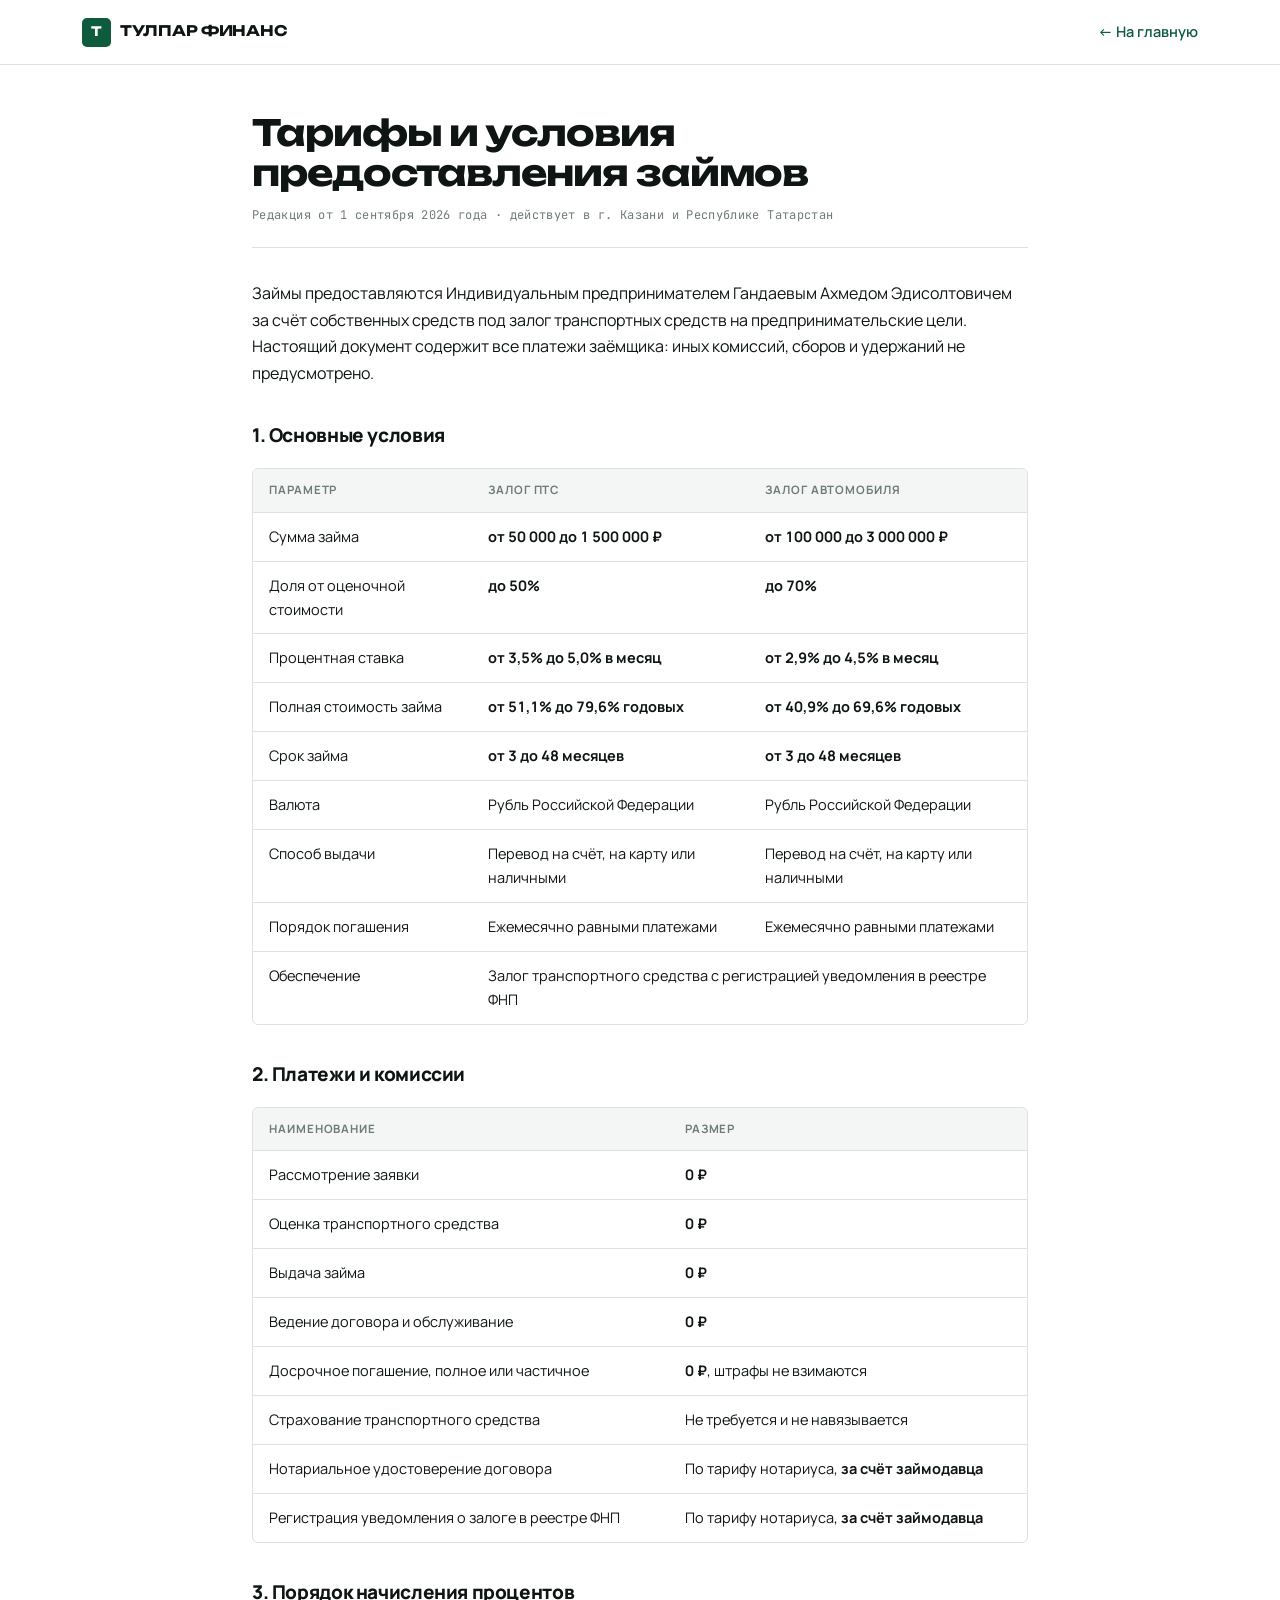
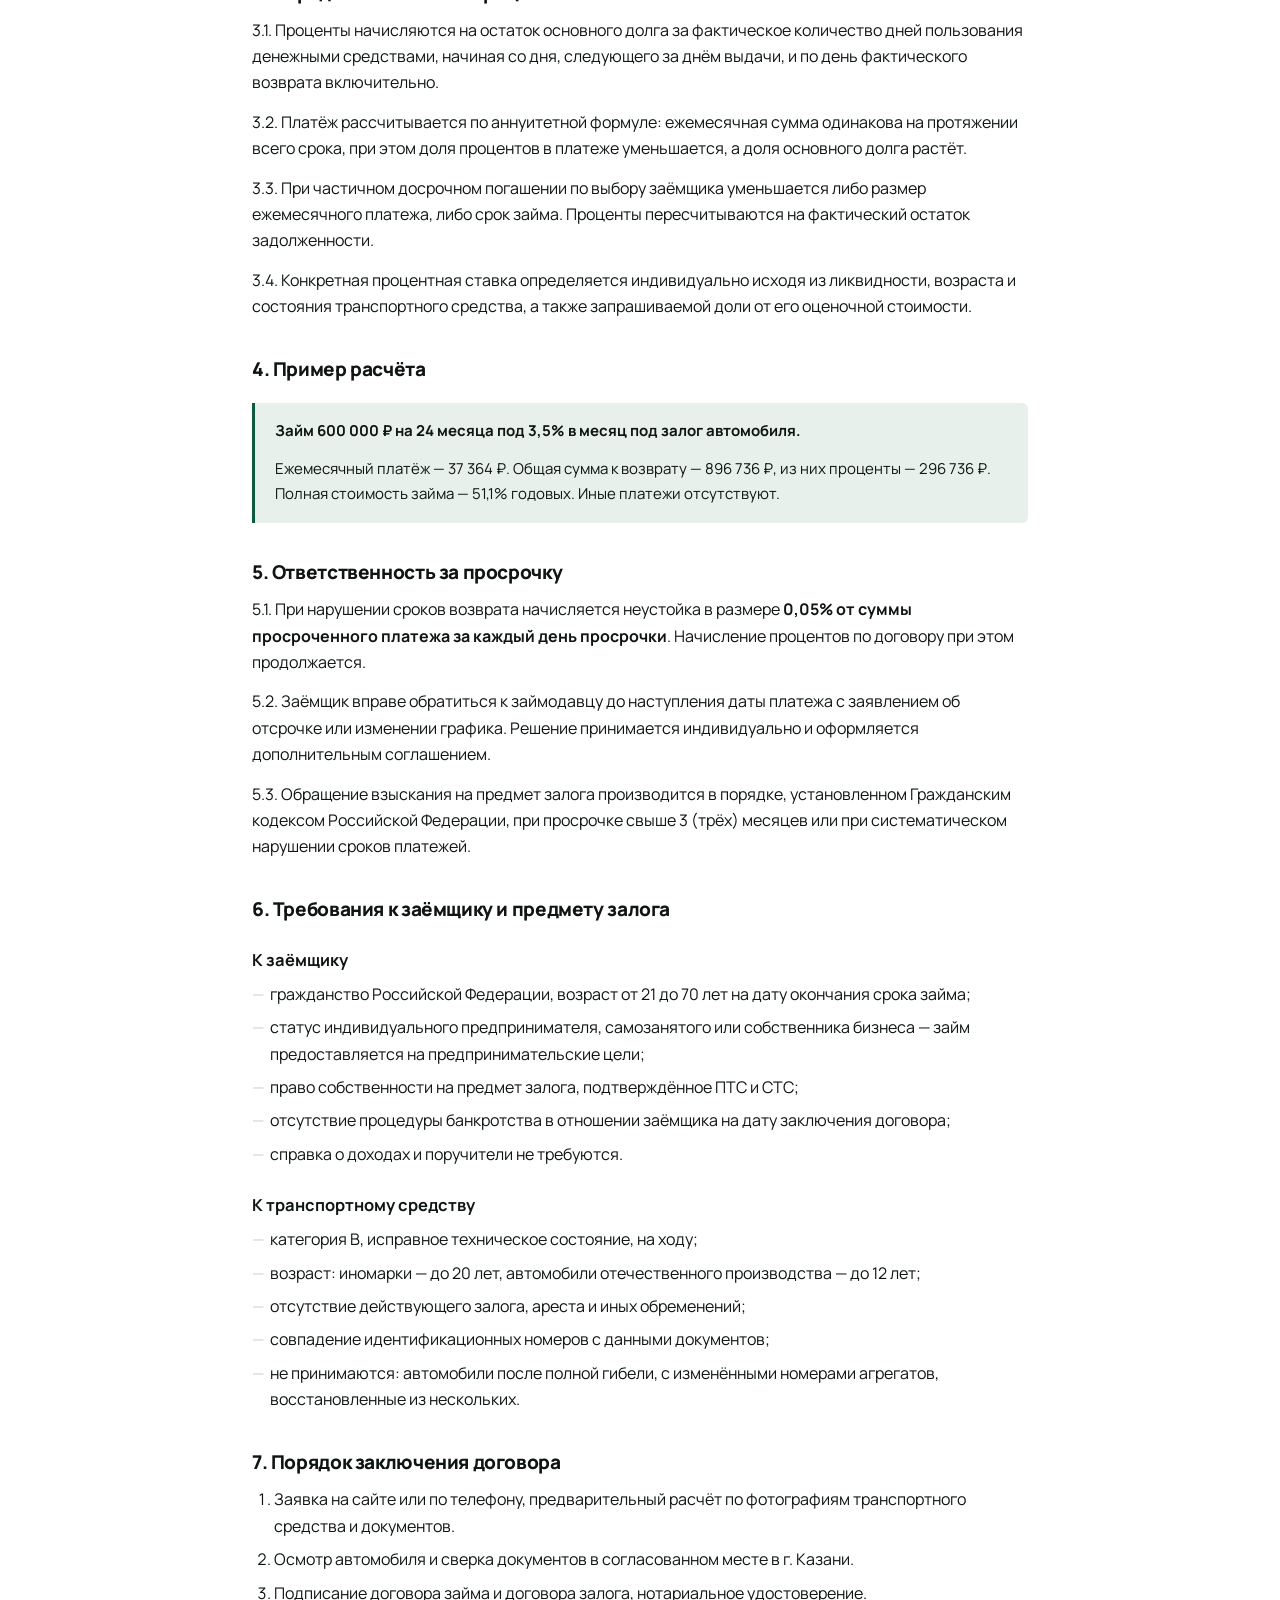
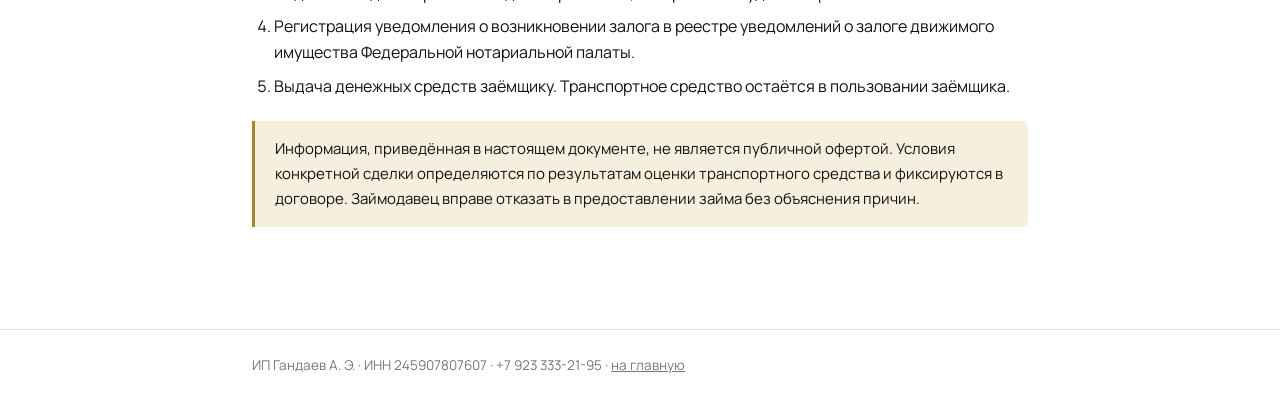
<file: tariffs.html>
<!DOCTYPE html>
<html lang="ru">
<head>
<meta charset="utf-8">
<meta name="viewport" content="width=device-width, initial-scale=1">
<title>Тарифы и условия предоставления займов — Тулпар Финанс</title>
<meta name="description" content="Ставки, суммы и сроки займов под залог авто и ПТС в Казани: полная стоимость займа, комиссии, неустойка и требования к заёмщику.">
<meta name="robots" content="index, follow">
<link rel="preconnect" href="https://fonts.googleapis.com">
<link rel="preconnect" href="https://fonts.gstatic.com" crossorigin>
<link rel="stylesheet" href="https://fonts.googleapis.com/css2?family=Unbounded:wght@700&family=Manrope:wght@400;600;700;800&family=JetBrains+Mono:wght@400&display=swap">
<link rel="canonical" href="https://avtozalog-kazan.ru/tariffs.html">
<link rel="icon" href="/favicon.ico" sizes="32x32">
<link rel="icon" href="/favicon.svg" type="image/svg+xml">
<link rel="apple-touch-icon" href="/apple-touch-icon.png">
<meta name="theme-color" content="#0E5B3E">
<link rel="stylesheet" href="docs.css">
</head>
<body>

<div class="dochead">
  <div class="wrap">
    <a class="logo" href="index.html">
      <span class="logo-mark">Т</span>
      <span class="logo-text">ТУЛПАР ФИНАНС</span>
    </a>
    <a class="back" href="index.html">← На главную</a>
  </div>
</div>

<main>
<div class="wrap">

  <h1>Тарифы и условия предоставления займов</h1>
  <p class="doc-meta">Редакция от 1 сентября 2026 года · действует в г. Казани и Республике Татарстан</p>

  <p>Займы предоставляются Индивидуальным предпринимателем Гандаевым Ахмедом Эдисолтовичем за счёт собственных средств под залог транспортных средств на предпринимательские цели. Настоящий документ содержит все платежи заёмщика: иных комиссий, сборов и удержаний не предусмотрено.</p>

  <h2>1. Основные условия</h2>
  <div class="table-wrap">
    <table>
      <thead>
        <tr><th>Параметр</th><th>Залог ПТС</th><th>Залог автомобиля</th></tr>
      </thead>
      <tbody>
        <tr><td>Сумма займа</td><td><b>от 50 000 до 1 500 000 ₽</b></td><td><b>от 100 000 до 3 000 000 ₽</b></td></tr>
        <tr><td>Доля от оценочной стоимости</td><td><b>до 50%</b></td><td><b>до 70%</b></td></tr>
        <tr><td>Процентная ставка</td><td><b>от 3,5% до 5,0% в месяц</b></td><td><b>от 2,9% до 4,5% в месяц</b></td></tr>
        <tr><td>Полная стоимость займа</td><td><b>от 51,1% до 79,6% годовых</b></td><td><b>от 40,9% до 69,6% годовых</b></td></tr>
        <tr><td>Срок займа</td><td><b>от 3 до 48 месяцев</b></td><td><b>от 3 до 48 месяцев</b></td></tr>
        <tr><td>Валюта</td><td>Рубль Российской Федерации</td><td>Рубль Российской Федерации</td></tr>
        <tr><td>Способ выдачи</td><td>Перевод на счёт, на карту или наличными</td><td>Перевод на счёт, на карту или наличными</td></tr>
        <tr><td>Порядок погашения</td><td>Ежемесячно равными платежами</td><td>Ежемесячно равными платежами</td></tr>
        <tr><td>Обеспечение</td><td colspan="2">Залог транспортного средства с регистрацией уведомления в реестре ФНП</td></tr>
      </tbody>
    </table>
  </div>

  <h2>2. Платежи и комиссии</h2>
  <div class="table-wrap">
    <table>
      <thead>
        <tr><th>Наименование</th><th>Размер</th></tr>
      </thead>
      <tbody>
        <tr><td>Рассмотрение заявки</td><td><b>0 ₽</b></td></tr>
        <tr><td>Оценка транспортного средства</td><td><b>0 ₽</b></td></tr>
        <tr><td>Выдача займа</td><td><b>0 ₽</b></td></tr>
        <tr><td>Ведение договора и обслуживание</td><td><b>0 ₽</b></td></tr>
        <tr><td>Досрочное погашение, полное или частичное</td><td><b>0 ₽</b>, штрафы не взимаются</td></tr>
        <tr><td>Страхование транспортного средства</td><td>Не требуется и не навязывается</td></tr>
        <tr><td>Нотариальное удостоверение договора</td><td>По тарифу нотариуса, <b>за счёт займодавца</b></td></tr>
        <tr><td>Регистрация уведомления о залоге в реестре ФНП</td><td>По тарифу нотариуса, <b>за счёт займодавца</b></td></tr>
      </tbody>
    </table>
  </div>

  <h2>3. Порядок начисления процентов</h2>
  <p>3.1. Проценты начисляются на остаток основного долга за фактическое количество дней пользования денежными средствами, начиная со дня, следующего за днём выдачи, и по день фактического возврата включительно.</p>
  <p>3.2. Платёж рассчитывается по аннуитетной формуле: ежемесячная сумма одинакова на протяжении всего срока, при этом доля процентов в платеже уменьшается, а доля основного долга растёт.</p>
  <p>3.3. При частичном досрочном погашении по выбору заёмщика уменьшается либо размер ежемесячного платежа, либо срок займа. Проценты пересчитываются на фактический остаток задолженности.</p>
  <p>3.4. Конкретная процентная ставка определяется индивидуально исходя из ликвидности, возраста и состояния транспортного средства, а также запрашиваемой доли от его оценочной стоимости.</p>

  <h2>4. Пример расчёта</h2>
  <div class="note">
    <p><strong>Займ 600 000 ₽ на 24 месяца под 3,5% в месяц под залог автомобиля.</strong></p>
    <p>Ежемесячный платёж — 37 364 ₽. Общая сумма к возврату — 896 736 ₽, из них проценты — 296 736 ₽. Полная стоимость займа — 51,1% годовых. Иные платежи отсутствуют.</p>
  </div>

  <h2>5. Ответственность за просрочку</h2>
  <p>5.1. При нарушении сроков возврата начисляется неустойка в размере <strong>0,05% от суммы просроченного платежа за каждый день просрочки</strong>. Начисление процентов по договору при этом продолжается.</p>
  <p>5.2. Заёмщик вправе обратиться к займодавцу до наступления даты платежа с заявлением об отсрочке или изменении графика. Решение принимается индивидуально и оформляется дополнительным соглашением.</p>
  <p>5.3. Обращение взыскания на предмет залога производится в порядке, установленном Гражданским кодексом Российской Федерации, при просрочке свыше 3 (трёх) месяцев или при систематическом нарушении сроков платежей.</p>

  <h2>6. Требования к заёмщику и предмету залога</h2>
  <h3>К заёмщику</h3>
  <ul class="dash">
    <li>гражданство Российской Федерации, возраст от 21 до 70 лет на дату окончания срока займа;</li>
    <li>статус индивидуального предпринимателя, самозанятого или собственника бизнеса — займ предоставляется на предпринимательские цели;</li>
    <li>право собственности на предмет залога, подтверждённое ПТС и СТС;</li>
    <li>отсутствие процедуры банкротства в отношении заёмщика на дату заключения договора;</li>
    <li>справка о доходах и поручители не требуются.</li>
  </ul>
  <h3>К транспортному средству</h3>
  <ul class="dash">
    <li>категория B, исправное техническое состояние, на ходу;</li>
    <li>возраст: иномарки — до 20 лет, автомобили отечественного производства — до 12 лет;</li>
    <li>отсутствие действующего залога, ареста и иных обременений;</li>
    <li>совпадение идентификационных номеров с данными документов;</li>
    <li>не принимаются: автомобили после полной гибели, с изменёнными номерами агрегатов, восстановленные из нескольких.</li>
  </ul>

  <h2>7. Порядок заключения договора</h2>
  <ol>
    <li>Заявка на сайте или по телефону, предварительный расчёт по фотографиям транспортного средства и документов.</li>
    <li>Осмотр автомобиля и сверка документов в согласованном месте в г. Казани.</li>
    <li>Подписание договора займа и договора залога, нотариальное удостоверение.</li>
    <li>Регистрация уведомления о возникновении залога в реестре уведомлений о залоге движимого имущества Федеральной нотариальной палаты.</li>
    <li>Выдача денежных средств заёмщику. Транспортное средство остаётся в пользовании заёмщика.</li>
  </ol>

  <div class="note warn">
    <p>Информация, приведённая в настоящем документе, не является публичной офертой. Условия конкретной сделки определяются по результатам оценки транспортного средства и фиксируются в договоре. Займодавец вправе отказать в предоставлении займа без объяснения причин.</p>
  </div>

</div>
</main>

<footer>
  <div class="wrap">
    ИП Гандаев А. Э. · ИНН 245907807607 · +7 923 333-21-95 · <a href="index.html">на главную</a>
  </div>
</footer>

</body>
</html>
</file>
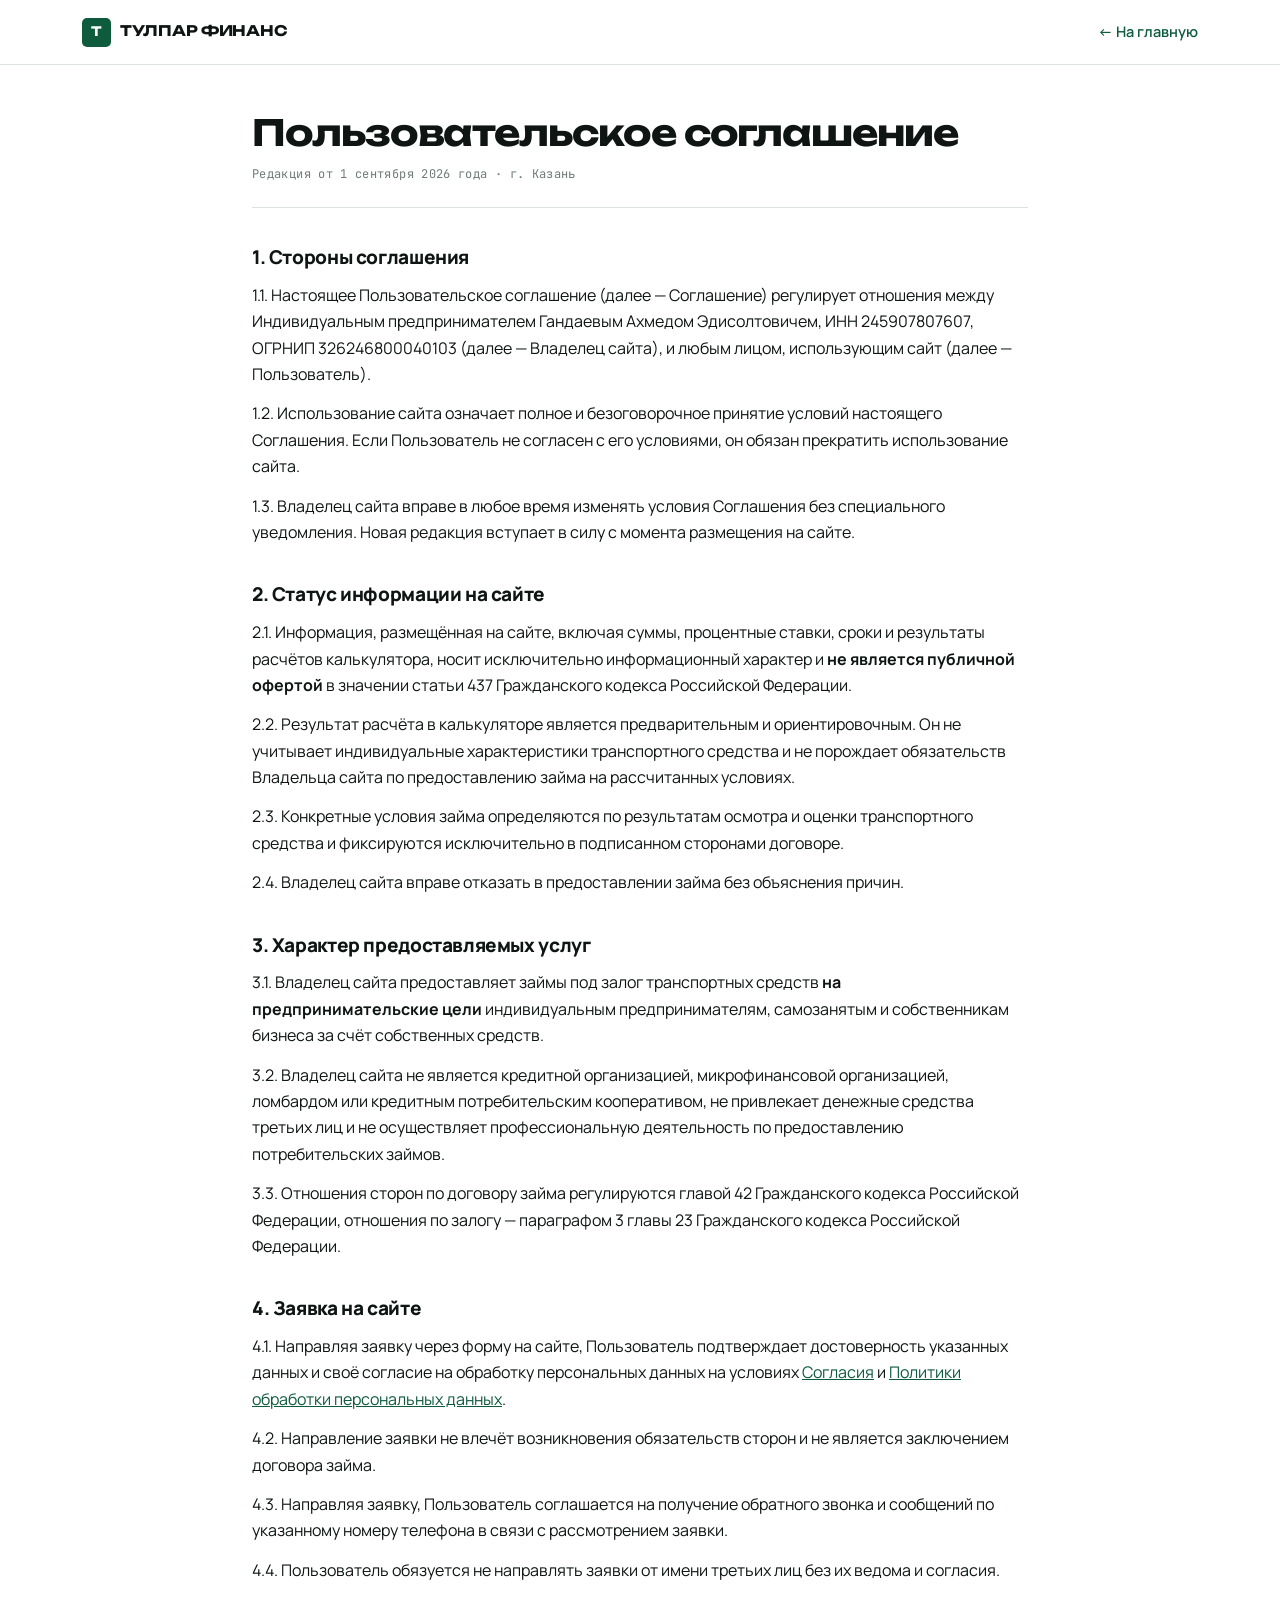
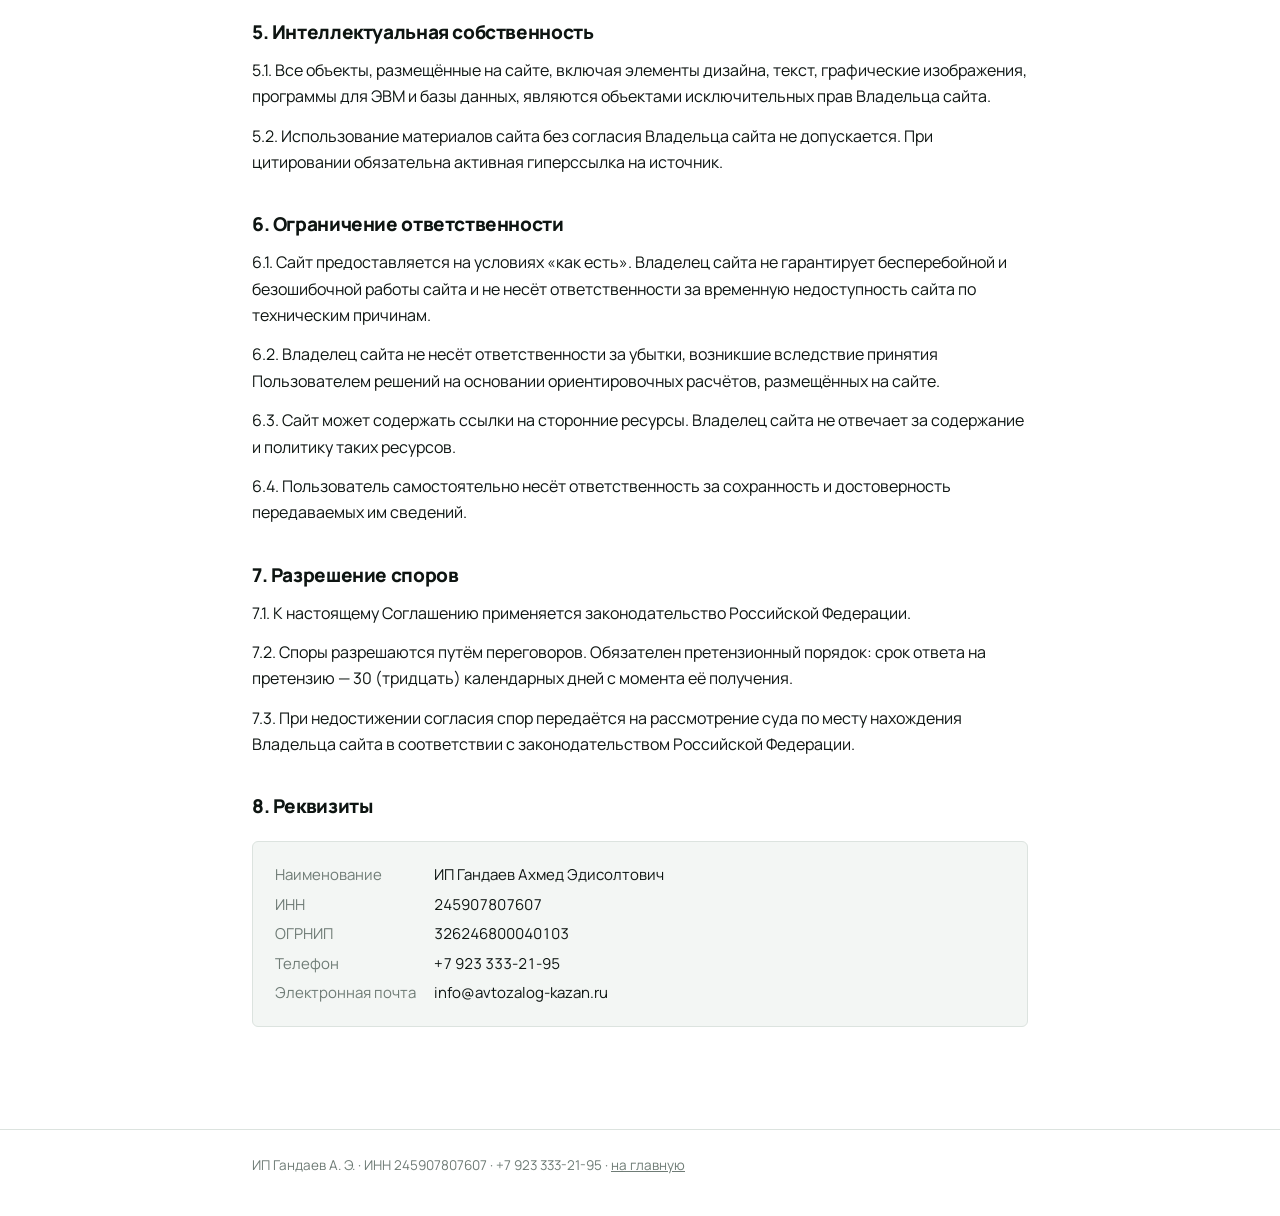
<file: terms.html>
<!DOCTYPE html>
<html lang="ru">
<head>
<meta charset="utf-8">
<meta name="viewport" content="width=device-width, initial-scale=1">
<title>Пользовательское соглашение — Тулпар Финанс</title>
<meta name="description" content="Условия использования сайта: статус информации и расчётов калькулятора, порядок подачи заявки, ответственность сторон и реквизиты.">
<meta name="robots" content="index, follow">
<link rel="preconnect" href="https://fonts.googleapis.com">
<link rel="preconnect" href="https://fonts.gstatic.com" crossorigin>
<link rel="stylesheet" href="https://fonts.googleapis.com/css2?family=Unbounded:wght@700&family=Manrope:wght@400;600;700;800&family=JetBrains+Mono:wght@400&display=swap">
<link rel="canonical" href="https://avtozalog-kazan.ru/terms.html">
<link rel="icon" href="/favicon.ico" sizes="32x32">
<link rel="icon" href="/favicon.svg" type="image/svg+xml">
<link rel="apple-touch-icon" href="/apple-touch-icon.png">
<meta name="theme-color" content="#0E5B3E">
<link rel="stylesheet" href="docs.css">
</head>
<body>

<div class="dochead">
  <div class="wrap">
    <a class="logo" href="index.html">
      <span class="logo-mark">Т</span>
      <span class="logo-text">ТУЛПАР ФИНАНС</span>
    </a>
    <a class="back" href="index.html">← На главную</a>
  </div>
</div>

<main>
<div class="wrap">

  <h1>Пользовательское соглашение</h1>
  <p class="doc-meta">Редакция от 1 сентября 2026 года · г. Казань</p>

  <h2>1. Стороны соглашения</h2>
  <p>1.1. Настоящее Пользовательское соглашение (далее — Соглашение) регулирует отношения между Индивидуальным предпринимателем Гандаевым Ахмедом Эдисолтовичем, ИНН 245907807607, ОГРНИП 326246800040103 (далее — Владелец сайта), и любым лицом, использующим сайт (далее — Пользователь).</p>
  <p>1.2. Использование сайта означает полное и безоговорочное принятие условий настоящего Соглашения. Если Пользователь не согласен с его условиями, он обязан прекратить использование сайта.</p>
  <p>1.3. Владелец сайта вправе в любое время изменять условия Соглашения без специального уведомления. Новая редакция вступает в силу с момента размещения на сайте.</p>

  <h2>2. Статус информации на сайте</h2>
  <p>2.1. Информация, размещённая на сайте, включая суммы, процентные ставки, сроки и результаты расчётов калькулятора, носит исключительно информационный характер и <strong>не является публичной офертой</strong> в значении статьи 437 Гражданского кодекса Российской Федерации.</p>
  <p>2.2. Результат расчёта в калькуляторе является предварительным и ориентировочным. Он не учитывает индивидуальные характеристики транспортного средства и не порождает обязательств Владельца сайта по предоставлению займа на рассчитанных условиях.</p>
  <p>2.3. Конкретные условия займа определяются по результатам осмотра и оценки транспортного средства и фиксируются исключительно в подписанном сторонами договоре.</p>
  <p>2.4. Владелец сайта вправе отказать в предоставлении займа без объяснения причин.</p>

  <h2>3. Характер предоставляемых услуг</h2>
  <p>3.1. Владелец сайта предоставляет займы под залог транспортных средств <strong>на предпринимательские цели</strong> индивидуальным предпринимателям, самозанятым и собственникам бизнеса за счёт собственных средств.</p>
  <p>3.2. Владелец сайта не является кредитной организацией, микрофинансовой организацией, ломбардом или кредитным потребительским кооперативом, не привлекает денежные средства третьих лиц и не осуществляет профессиональную деятельность по предоставлению потребительских займов.</p>
  <p>3.3. Отношения сторон по договору займа регулируются главой 42 Гражданского кодекса Российской Федерации, отношения по залогу — параграфом 3 главы 23 Гражданского кодекса Российской Федерации.</p>

  <h2>4. Заявка на сайте</h2>
  <p>4.1. Направляя заявку через форму на сайте, Пользователь подтверждает достоверность указанных данных и своё согласие на обработку персональных данных на условиях <a href="consent.html">Согласия</a> и <a href="privacy.html">Политики обработки персональных данных</a>.</p>
  <p>4.2. Направление заявки не влечёт возникновения обязательств сторон и не является заключением договора займа.</p>
  <p>4.3. Направляя заявку, Пользователь соглашается на получение обратного звонка и сообщений по указанному номеру телефона в связи с рассмотрением заявки.</p>
  <p>4.4. Пользователь обязуется не направлять заявки от имени третьих лиц без их ведома и согласия.</p>

  <h2>5. Интеллектуальная собственность</h2>
  <p>5.1. Все объекты, размещённые на сайте, включая элементы дизайна, текст, графические изображения, программы для ЭВМ и базы данных, являются объектами исключительных прав Владельца сайта.</p>
  <p>5.2. Использование материалов сайта без согласия Владельца сайта не допускается. При цитировании обязательна активная гиперссылка на источник.</p>

  <h2>6. Ограничение ответственности</h2>
  <p>6.1. Сайт предоставляется на условиях «как есть». Владелец сайта не гарантирует бесперебойной и безошибочной работы сайта и не несёт ответственности за временную недоступность сайта по техническим причинам.</p>
  <p>6.2. Владелец сайта не несёт ответственности за убытки, возникшие вследствие принятия Пользователем решений на основании ориентировочных расчётов, размещённых на сайте.</p>
  <p>6.3. Сайт может содержать ссылки на сторонние ресурсы. Владелец сайта не отвечает за содержание и политику таких ресурсов.</p>
  <p>6.4. Пользователь самостоятельно несёт ответственность за сохранность и достоверность передаваемых им сведений.</p>

  <h2>7. Разрешение споров</h2>
  <p>7.1. К настоящему Соглашению применяется законодательство Российской Федерации.</p>
  <p>7.2. Споры разрешаются путём переговоров. Обязателен претензионный порядок: срок ответа на претензию — 30 (тридцать) календарных дней с момента её получения.</p>
  <p>7.3. При недостижении согласия спор передаётся на рассмотрение суда по месту нахождения Владельца сайта в соответствии с законодательством Российской Федерации.</p>

  <h2>8. Реквизиты</h2>
  <div class="req">
    <dl>
      <dt>Наименование</dt><dd>ИП Гандаев Ахмед Эдисолтович</dd>
      <dt>ИНН</dt><dd>245907807607</dd>
      <dt>ОГРНИП</dt><dd>326246800040103</dd>
      
      <dt>Телефон</dt><dd>+7 923 333-21-95</dd>
      <dt>Электронная почта</dt><dd>info@avtozalog-kazan.ru</dd>
    </dl>
  </div>

</div>
</main>

<footer>
  <div class="wrap">
    ИП Гандаев А. Э. · ИНН 245907807607 · +7 923 333-21-95 · <a href="index.html">на главную</a>
  </div>
</footer>

</body>
</html>
</file>
<file: docs.css>
/* Единый стиль правовых документов сайта */
:root{
  --white:#FFFFFF;
  --paper:#F3F6F4;
  --ink:#0E1512;
  --ink-2:#3A4842;
  --muted:#6F7C76;
  --line:#DCE3DF;
  --line-2:#C8D2CD;
  --green:#0E5B3E;
  --green-hi:#12764F;
  --green-wash:#E7F0EB;
}
*{box-sizing:border-box}
body{
  margin:0;background:var(--white);color:var(--ink);
  font-family:"Manrope",-apple-system,"Segoe UI",Roboto,sans-serif;
  font-size:16px;line-height:1.65;-webkit-font-smoothing:antialiased;
}
.wrap{max-width:820px;margin:0 auto;padding:0 22px}

/* шапка */
.dochead{border-bottom:1px solid var(--line);background:var(--white);position:sticky;top:0;z-index:10}
.dochead .wrap{display:flex;align-items:center;gap:18px;height:64px;max-width:1160px}
.logo{display:flex;align-items:center;gap:9px;text-decoration:none;color:inherit;margin-right:auto}
.logo-mark{
  width:29px;height:29px;border-radius:5px;background:var(--green);display:grid;place-items:center;
  color:#fff;font-family:"Unbounded",sans-serif;font-size:13px;font-weight:700;
}
.logo-text{font-family:"Unbounded",sans-serif;font-size:14.5px;font-weight:700;letter-spacing:-.02em}
.back{font-size:14.5px;font-weight:600;color:var(--green);text-decoration:none;white-space:nowrap}
.back:hover{color:var(--green-hi)}

/* документ */
main{padding:48px 0 80px}
h1{
  font-family:"Unbounded","Manrope",sans-serif;font-weight:700;letter-spacing:-.03em;
  font-size:clamp(25px,3.6vw,36px);line-height:1.12;margin:0 0 12px;text-wrap:balance;
}
.doc-meta{
  font-family:"JetBrains Mono",ui-monospace,monospace;font-size:12px;color:var(--muted);
  letter-spacing:.03em;margin:0 0 32px;padding-bottom:22px;border-bottom:1px solid var(--line);
}
h2{
  font-family:"Manrope",sans-serif;font-size:19px;font-weight:800;letter-spacing:-.02em;
  margin:38px 0 12px;line-height:1.25;
}
h3{font-size:16.5px;font-weight:700;margin:24px 0 8px}
p{margin:0 0 13px}
a{color:var(--green)}
ul,ol{margin:0 0 14px;padding-left:22px}
li{margin-bottom:7px}
ul.dash{list-style:none;padding-left:18px}
ul.dash li{position:relative}
ul.dash li::before{content:"—";position:absolute;left:-18px;color:var(--line-2)}
.num{font-variant-numeric:tabular-nums}
strong{font-weight:700}

/* реквизиты и врезки */
.req{
  background:var(--paper);border:1px solid var(--line);border-radius:6px;
  padding:20px 22px;margin:22px 0;font-size:15px;line-height:1.7;
}
.req b{display:block;margin-bottom:6px}
.req dl{margin:0;display:grid;grid-template-columns:auto 1fr;gap:4px 18px}
.req dt{color:var(--muted)}
.req dd{margin:0;font-variant-numeric:tabular-nums}
.note{
  border-left:3px solid var(--green);background:var(--green-wash);
  padding:16px 20px;border-radius:0 6px 6px 0;margin:22px 0;font-size:15px;
}
.note p:last-child{margin-bottom:0}
.warn{border-left-color:#A9832E;background:#F6EFDD}
.todo{
  border-left-color:#A9832E;background:#F6EFDD;font-size:14px;
}

/* таблицы */
.table-wrap{overflow-x:auto;border:1px solid var(--line);border-radius:6px;margin:20px 0}
table{border-collapse:collapse;width:100%;min-width:560px;font-size:14.5px}
th,td{text-align:left;padding:12px 16px;border-bottom:1px solid var(--line);vertical-align:top}
th{background:var(--paper);font-size:11.5px;letter-spacing:.08em;text-transform:uppercase;color:var(--muted);font-weight:700}
tr:last-child td{border-bottom:none}
td b{font-variant-numeric:tabular-nums}

/* подписи договора */
.sign{display:grid;grid-template-columns:1fr 1fr;gap:32px;margin-top:32px}
.sign div{font-size:14.5px;line-height:1.8}
.sign .line{display:block;border-bottom:1px solid var(--ink);height:26px;margin:10px 0 4px}
.fill{color:var(--muted)}

footer{border-top:1px solid var(--line);padding:24px 0 40px;font-size:13.5px;color:var(--muted)}
footer a{color:var(--muted)}

@media (max-width:600px){
  main{padding:32px 0 60px}
  .sign{grid-template-columns:1fr;gap:24px}
  .req dl{grid-template-columns:1fr;gap:2px 0}
  .req dt{margin-top:8px}
}

@media print{
  .dochead,footer,.todo{display:none}
  body{font-size:11pt}
  main{padding:0}
  .wrap{max-width:none;padding:0}
  h1{font-size:18pt}
  h2{font-size:13pt;margin-top:18pt}
  .note,.req{border:1px solid #999;background:none}
  a{color:#000;text-decoration:none}
}
</file>
